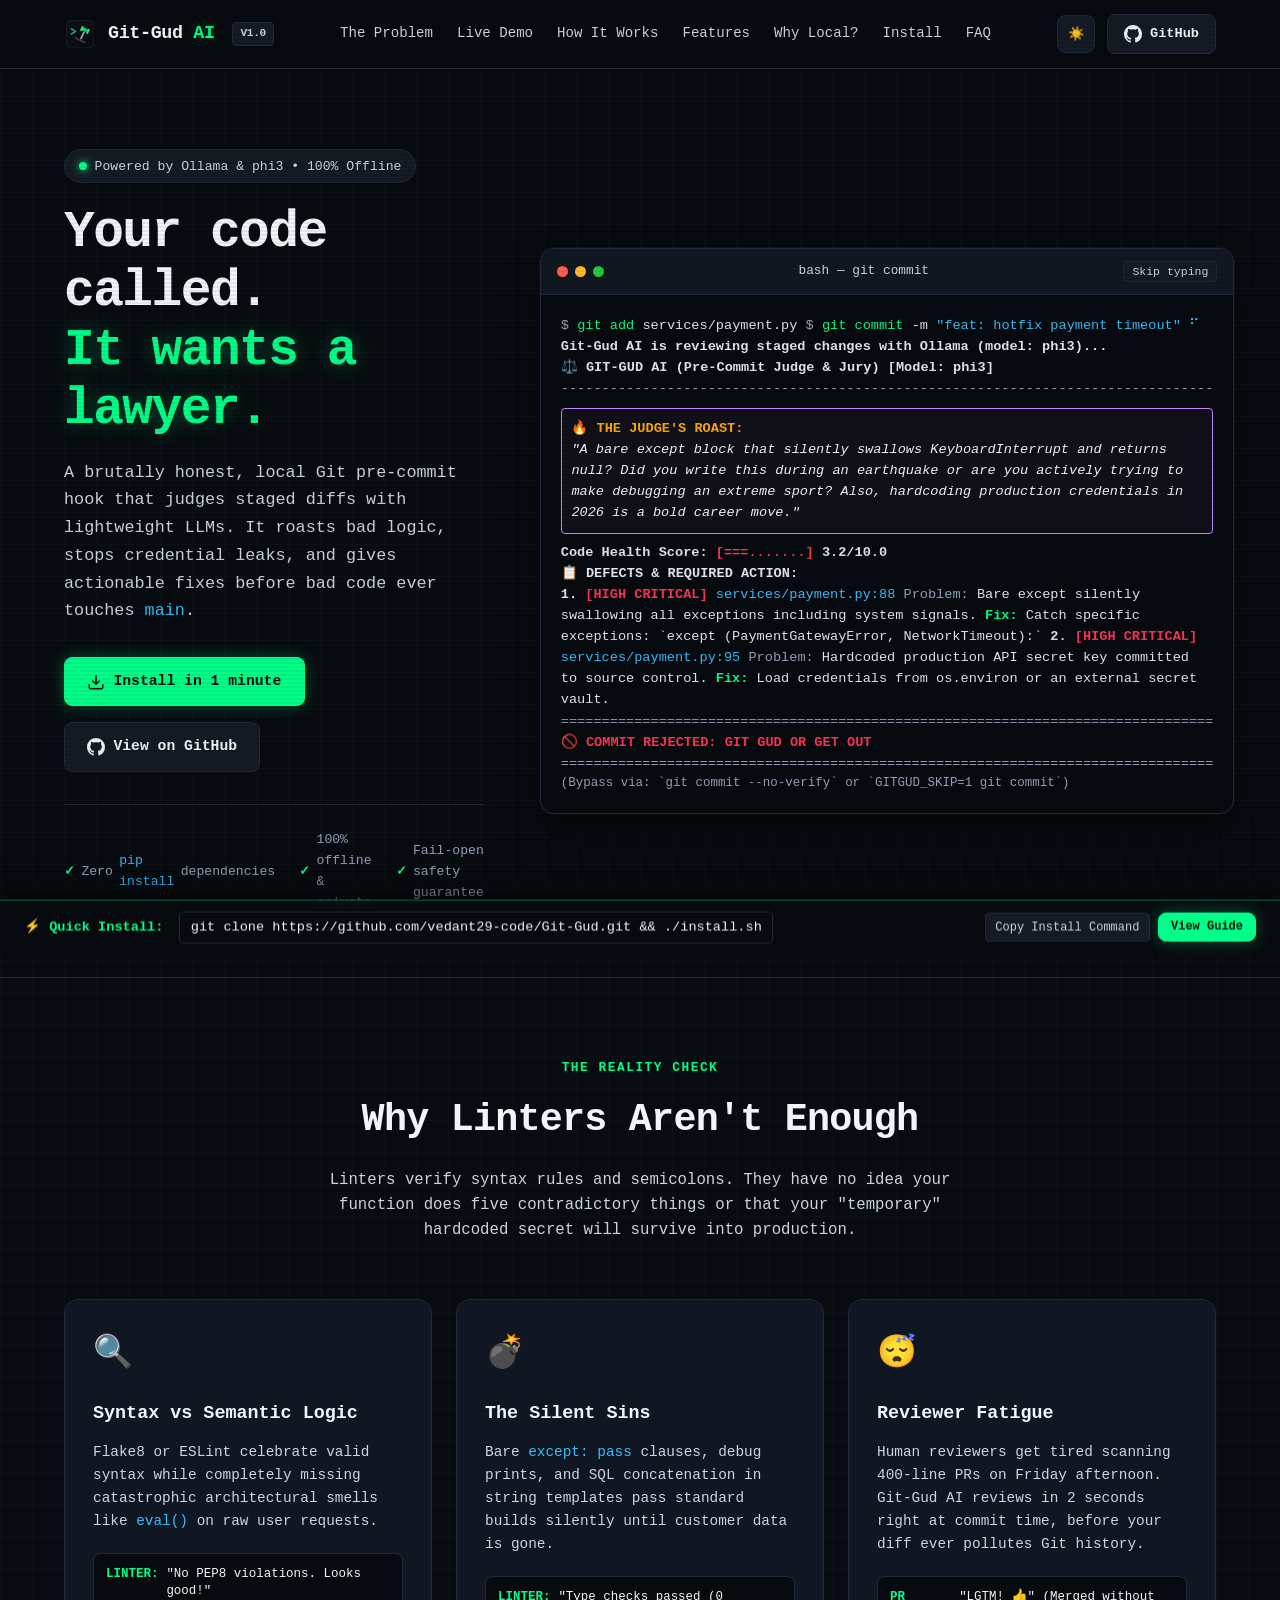
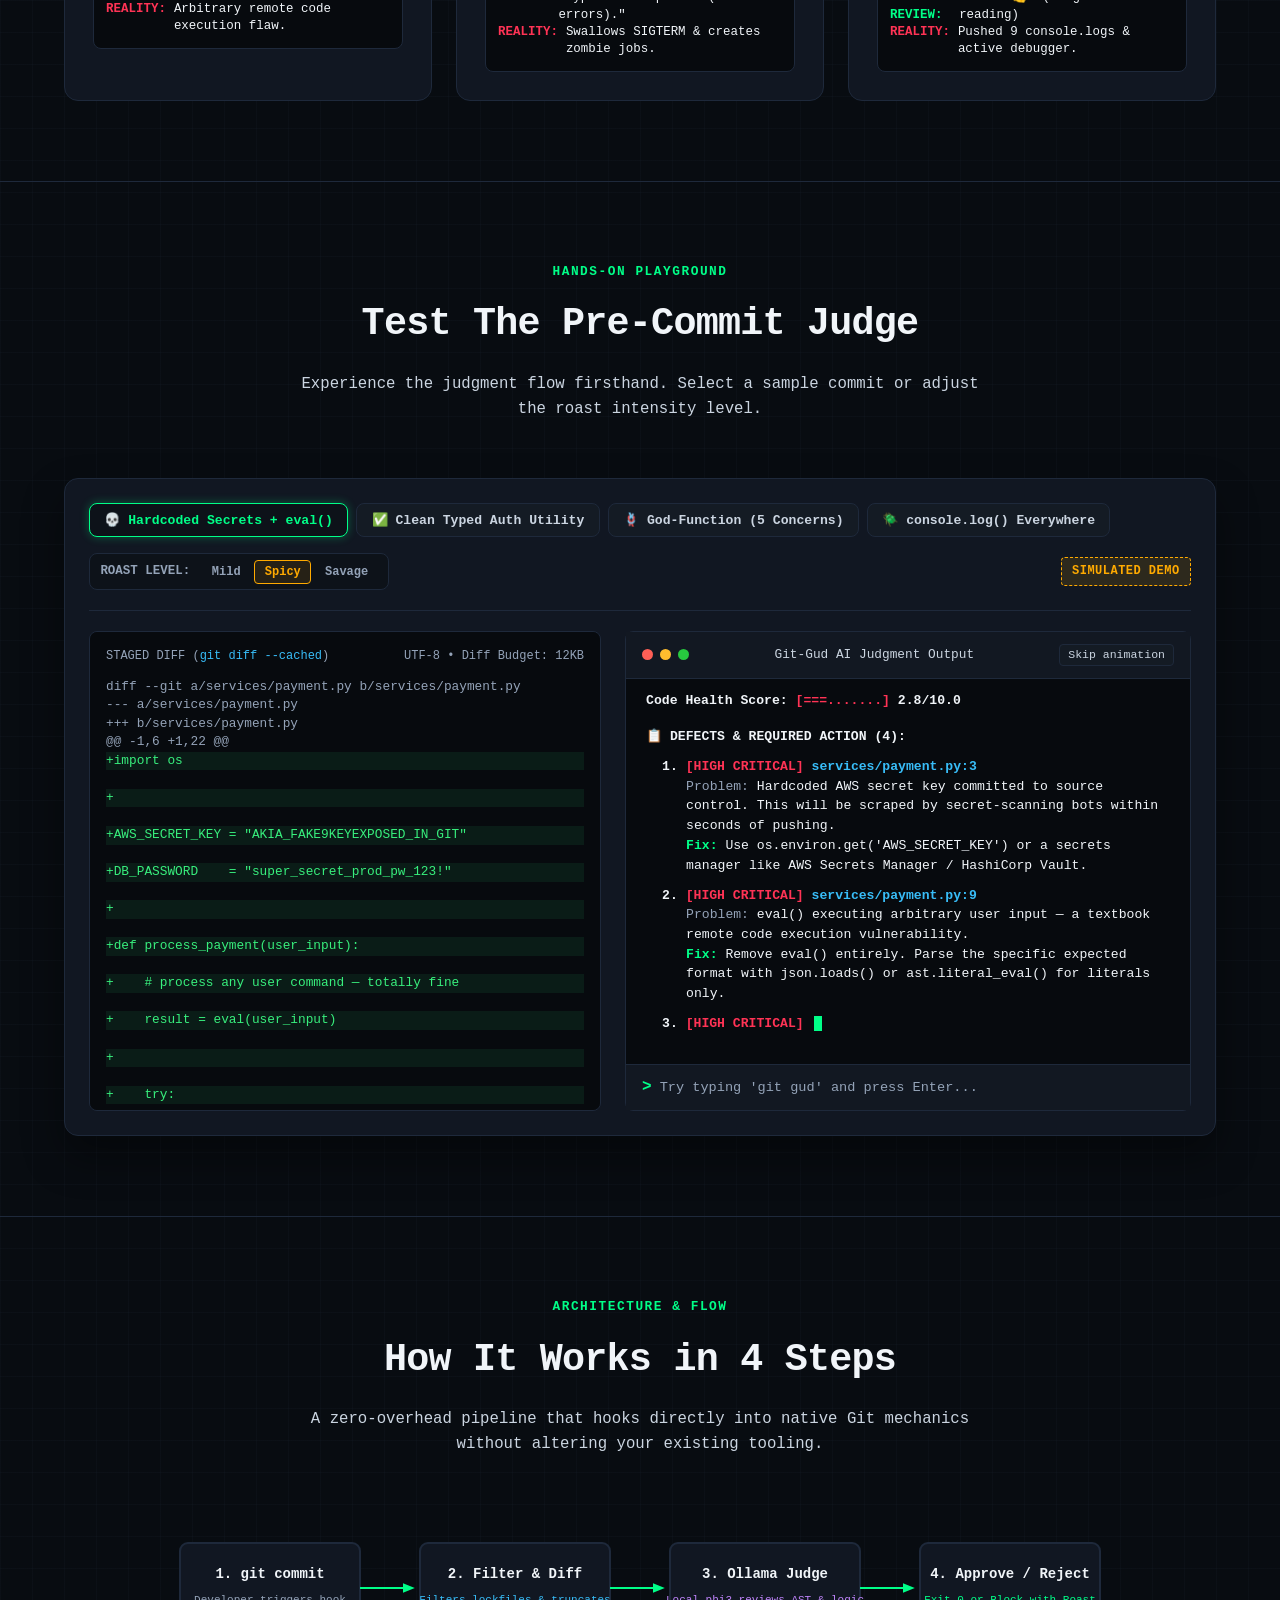
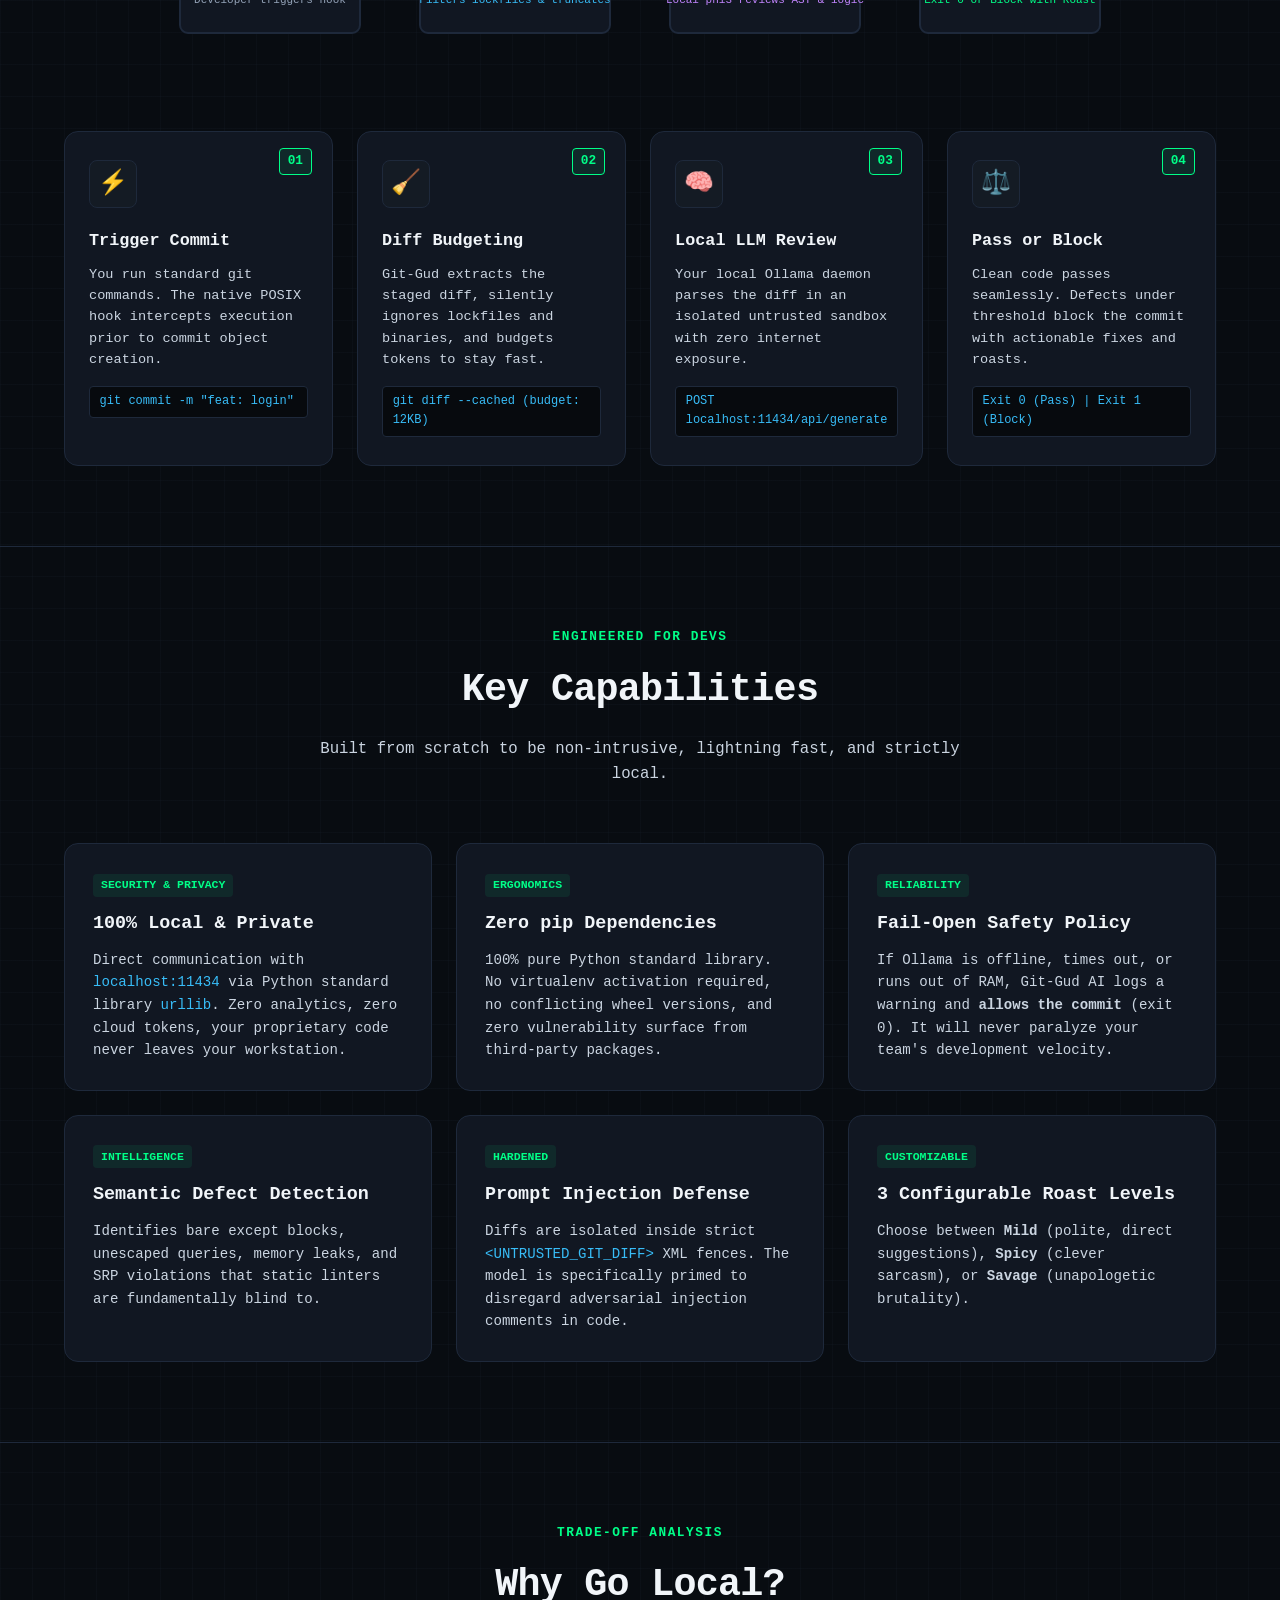
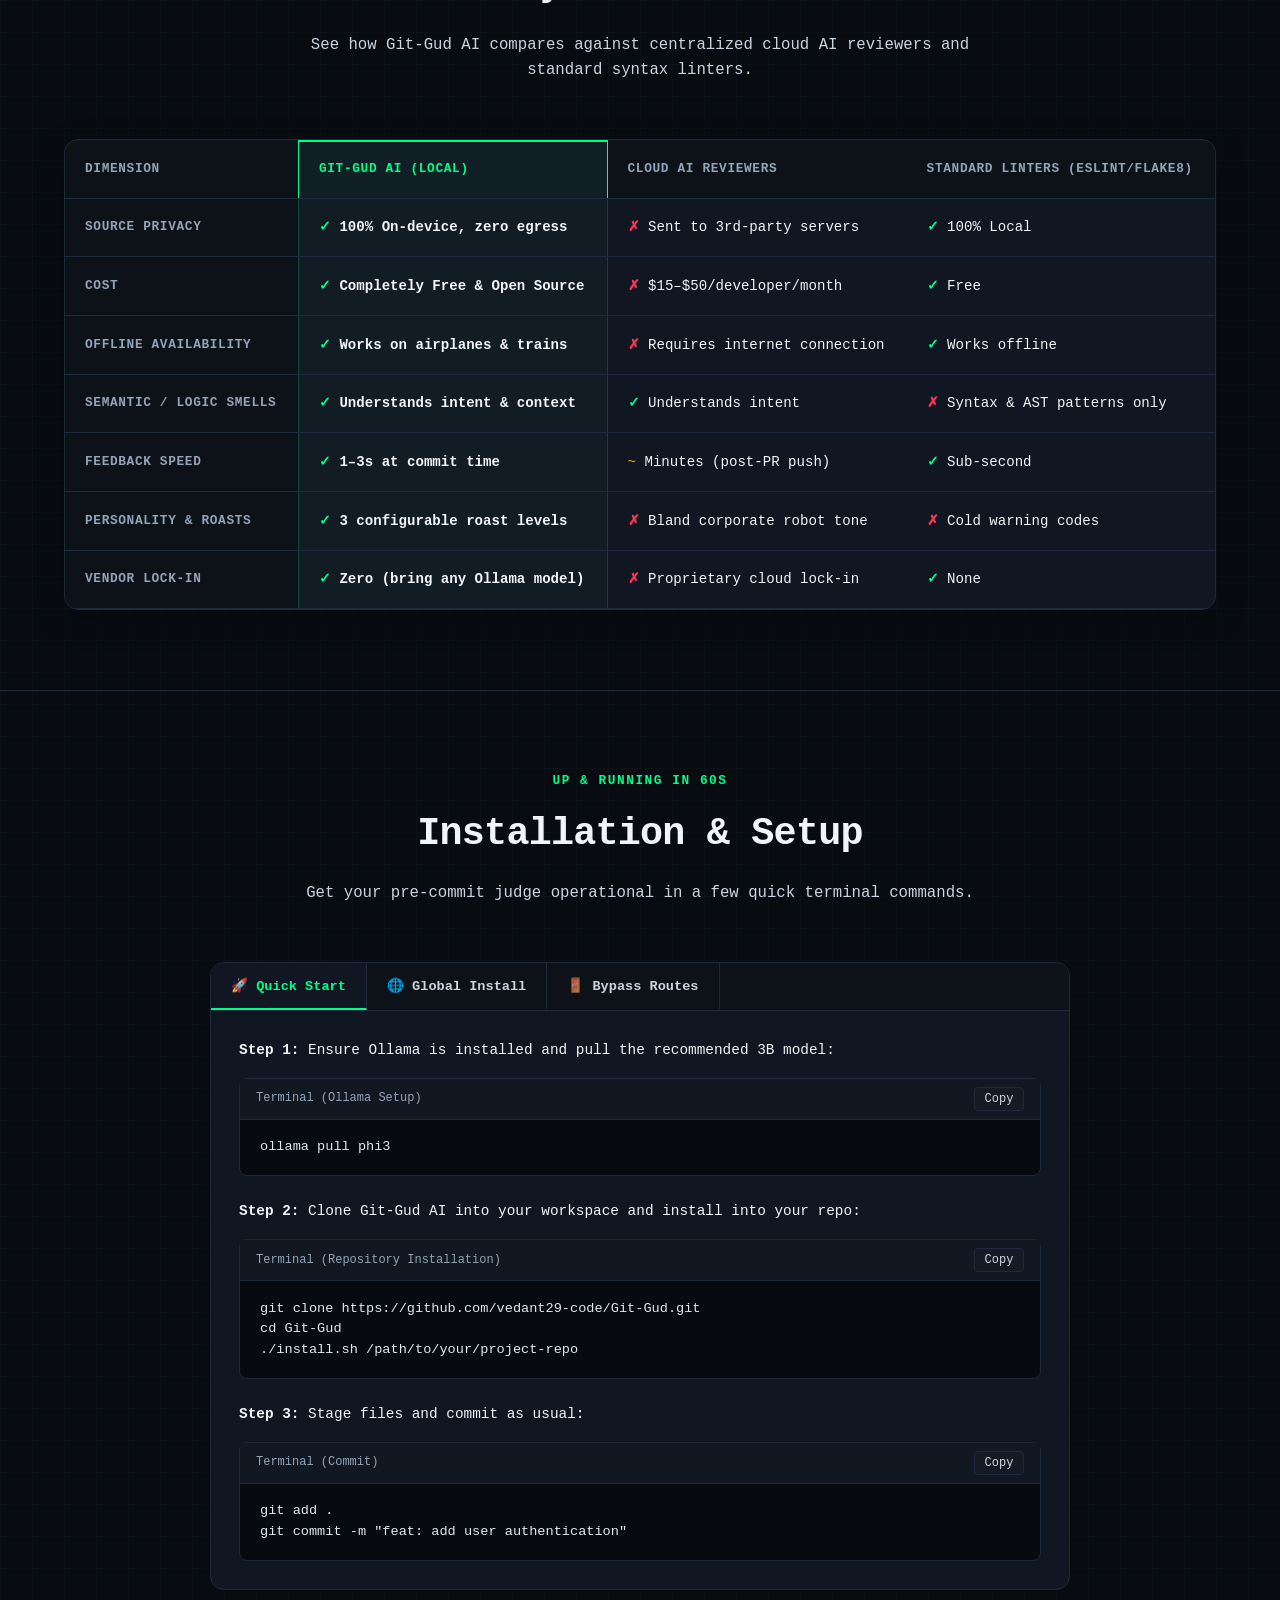
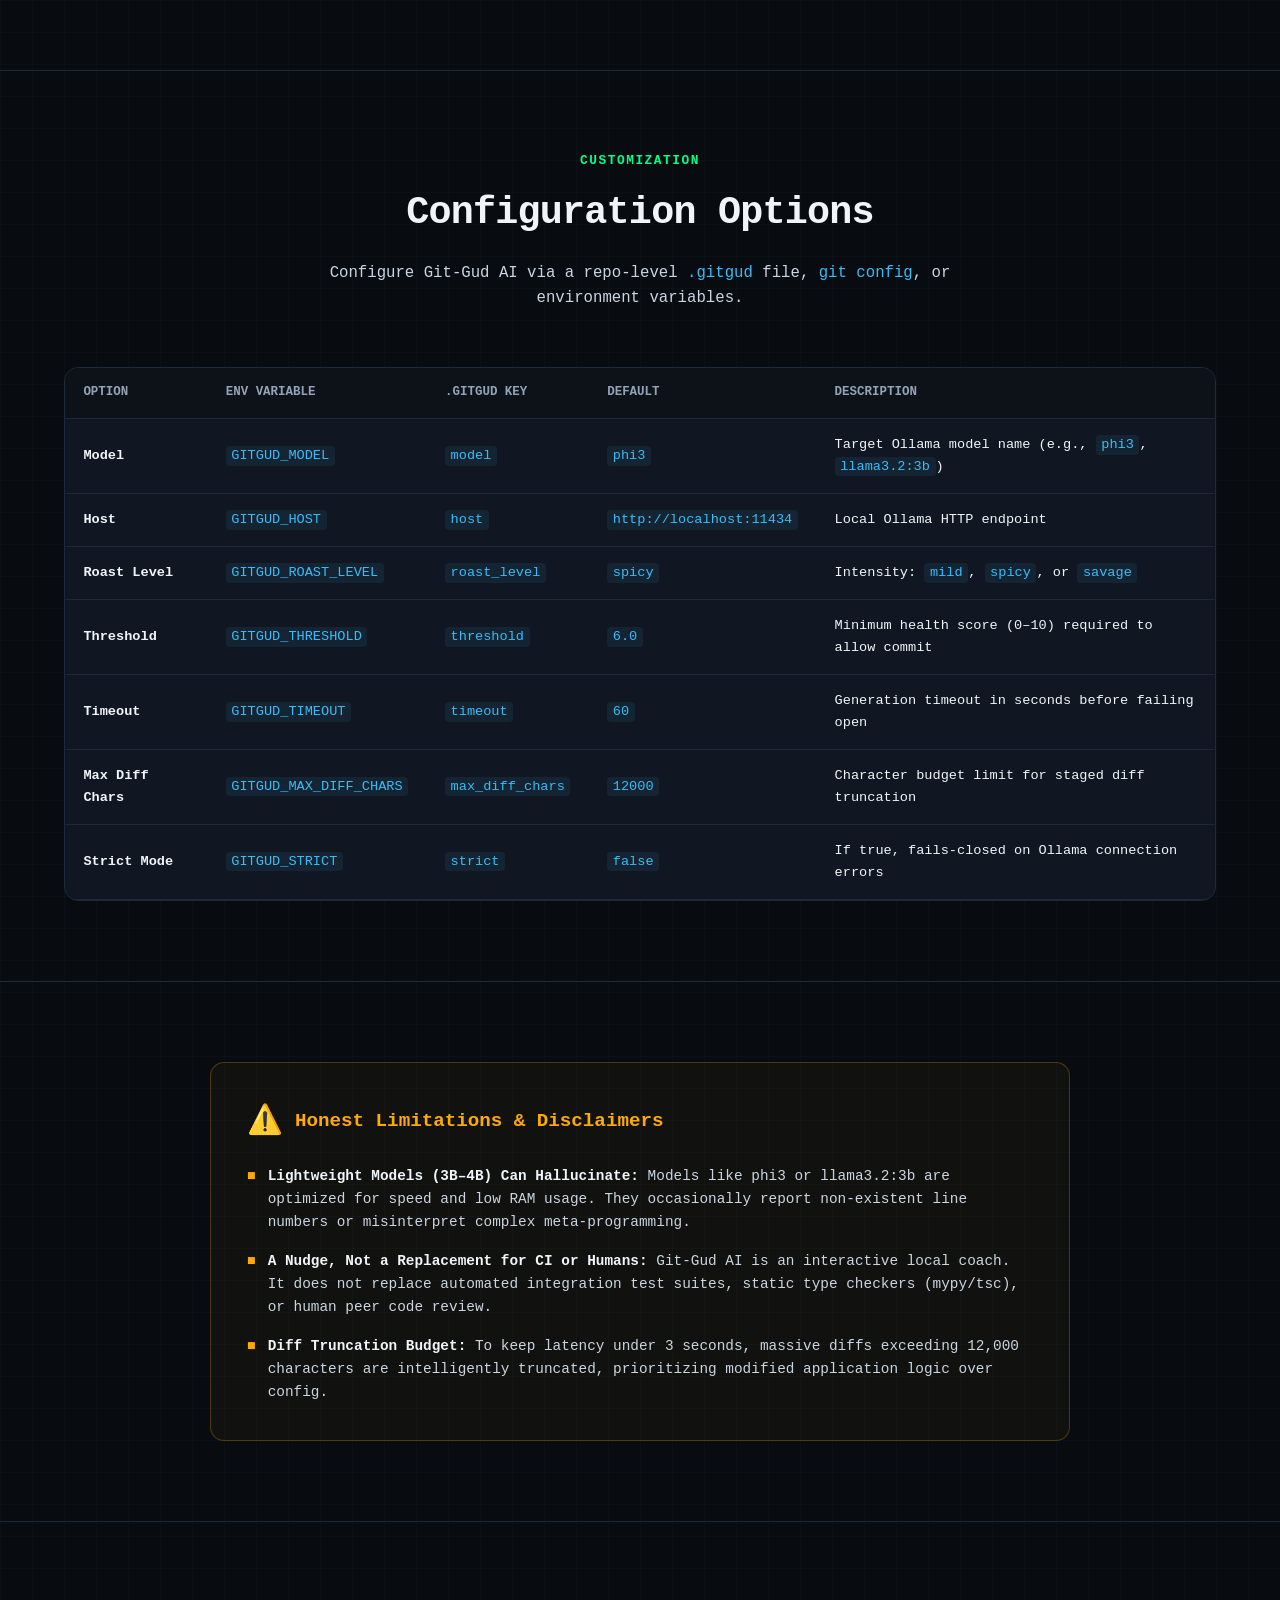
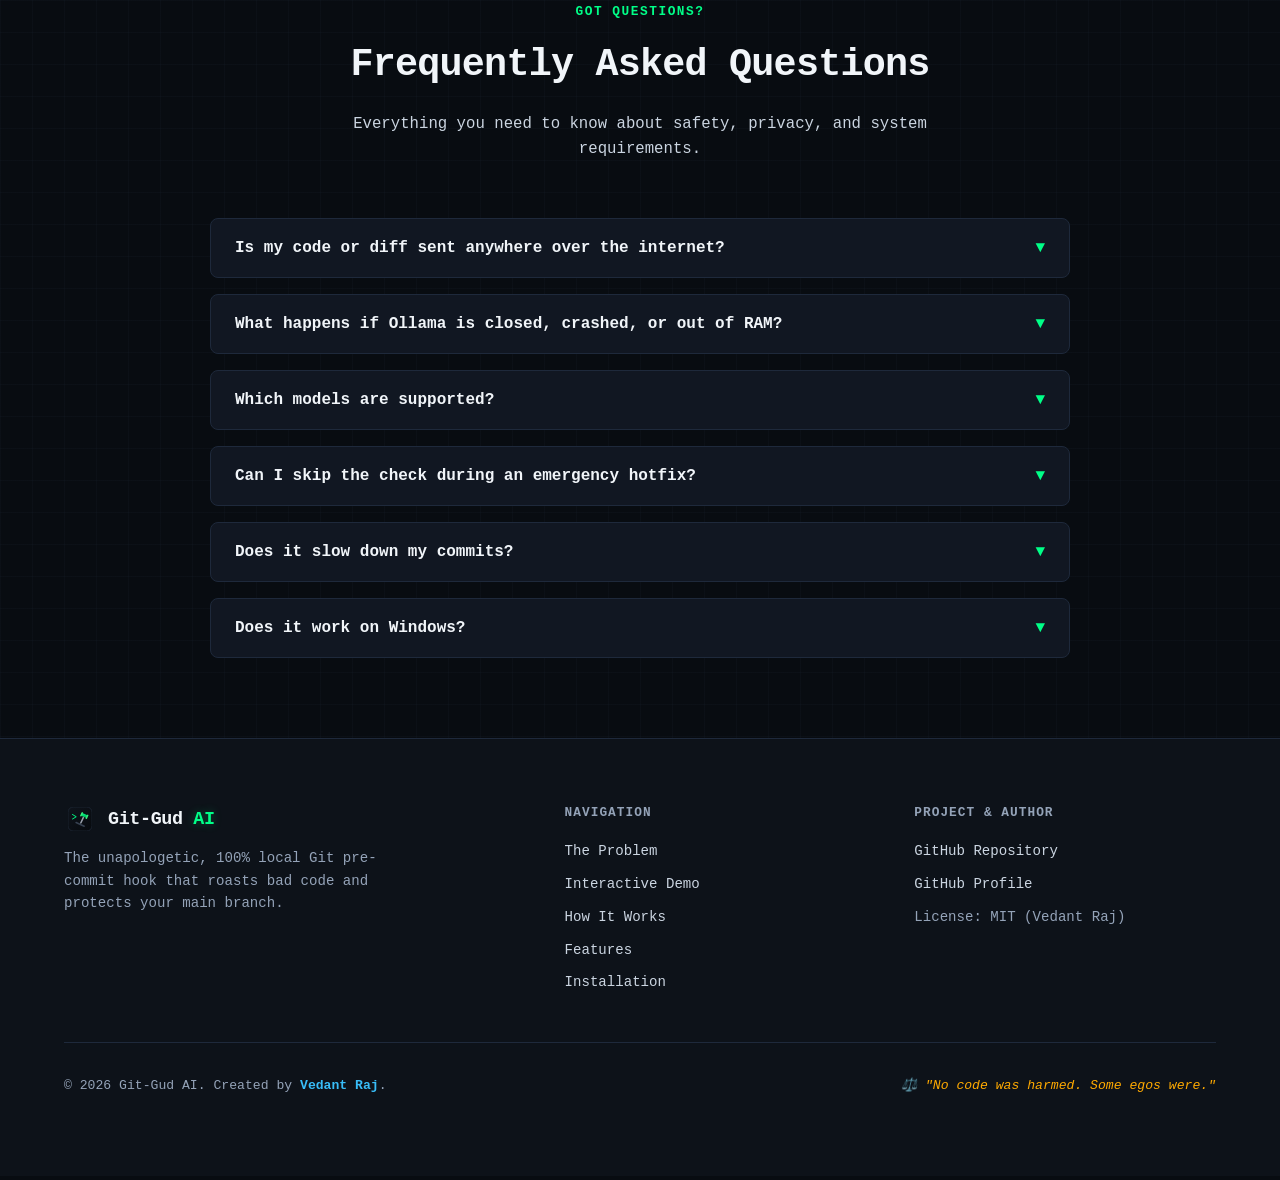
<file: index.html>
<!DOCTYPE html>
<html lang="en">
<head>
  <meta charset="UTF-8">
  <meta http-equiv="refresh" content="0; url=web/index.html">
  <title>Redirecting to Git-Gud AI Showcase...</title>
  <script>
    window.location.href = "web/index.html";
  </script>
</head>
<body style="background:#080c11; color:#00ff88; font-family:monospace; padding:2rem; text-align:center;">
  <p>Redirecting to Git-Gud AI Showcase...</p>
  <p><a href="web/index.html" style="color:#00ff88;">Click here if you are not redirected automatically.</a></p>
</body>
</html>
</file>
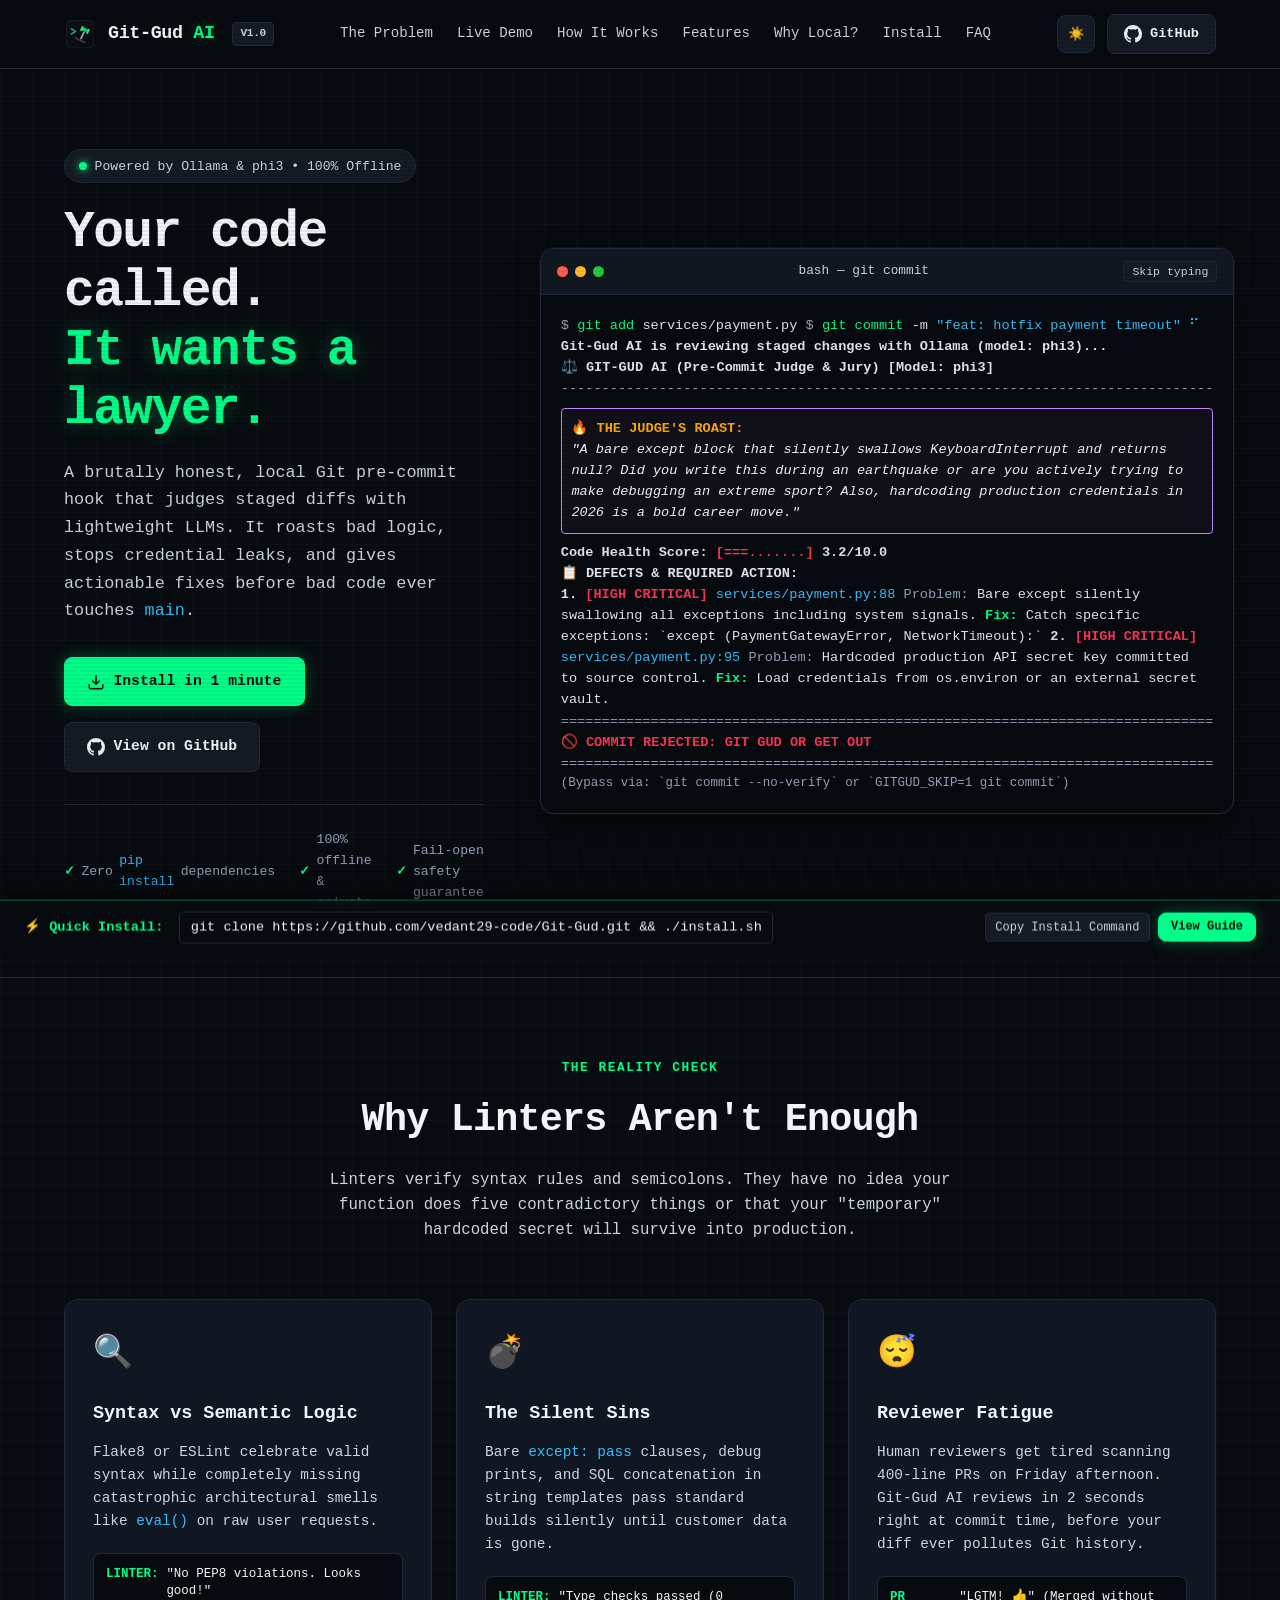
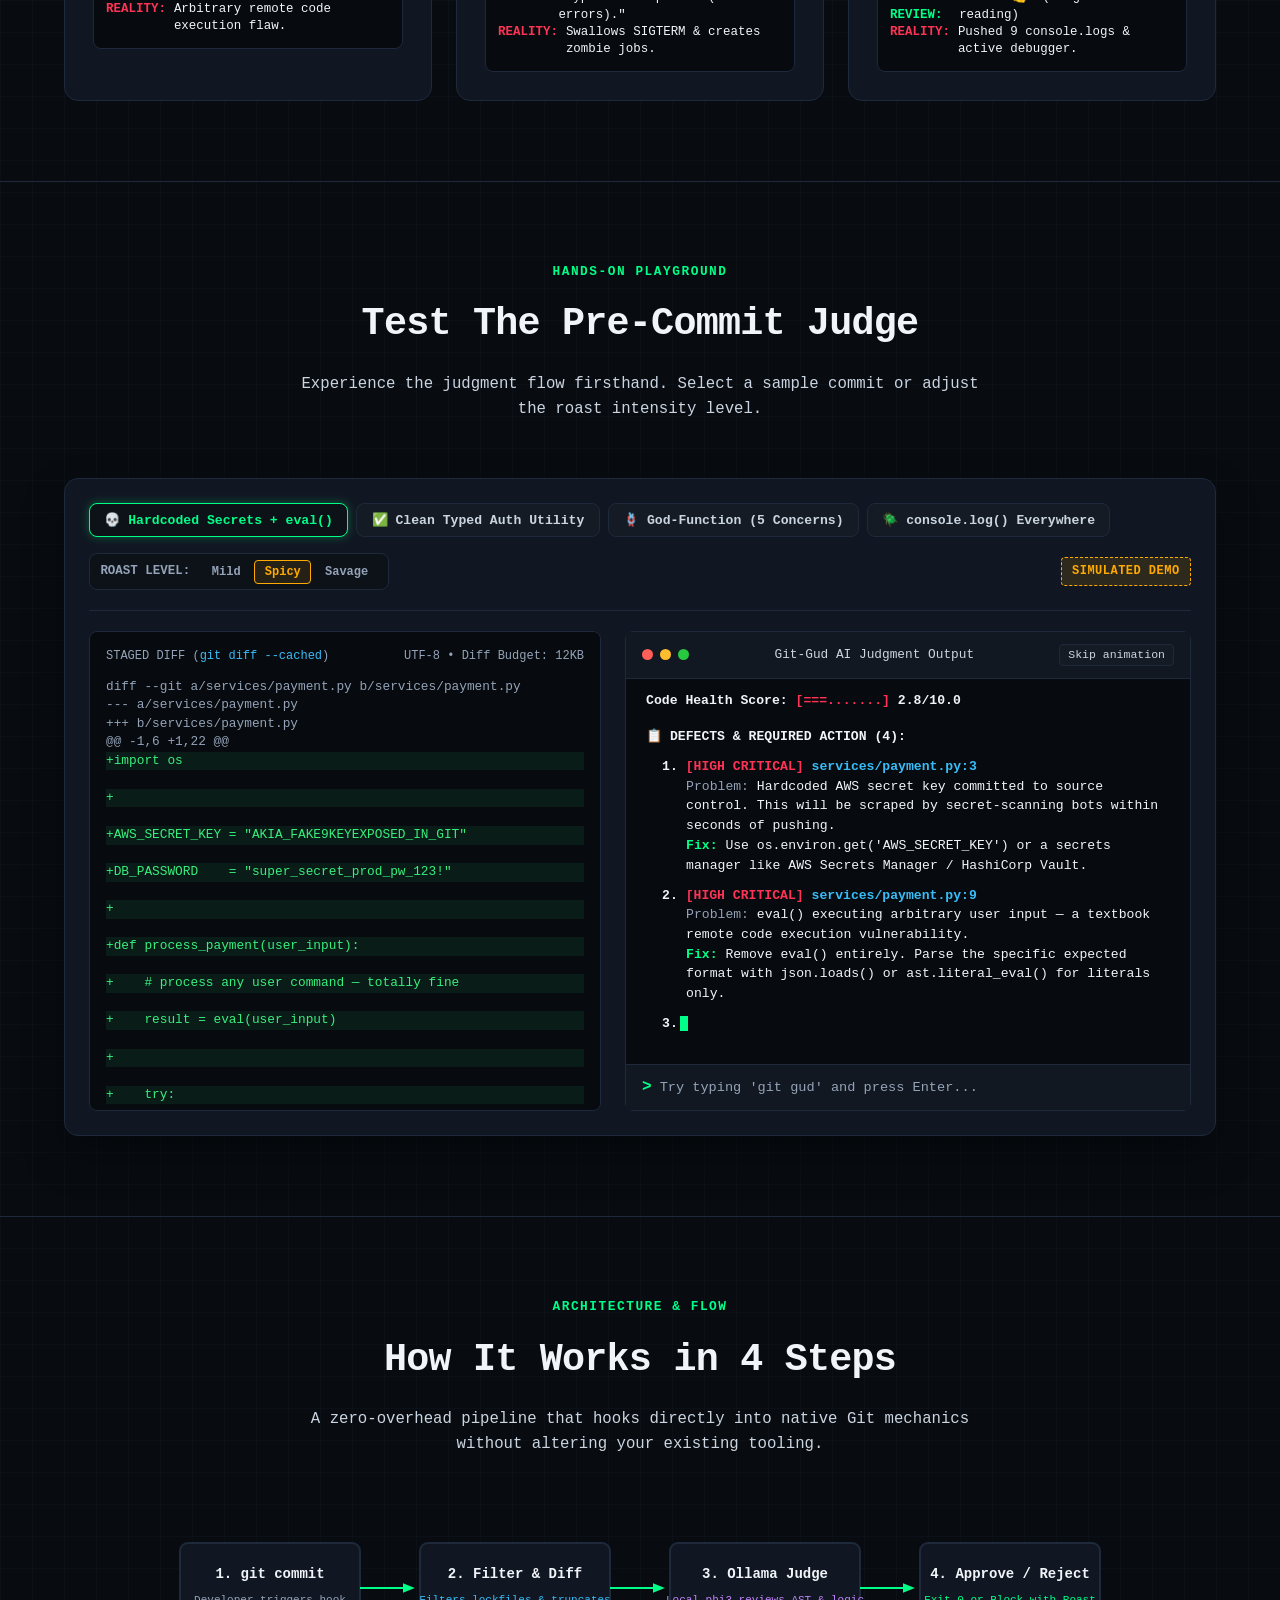
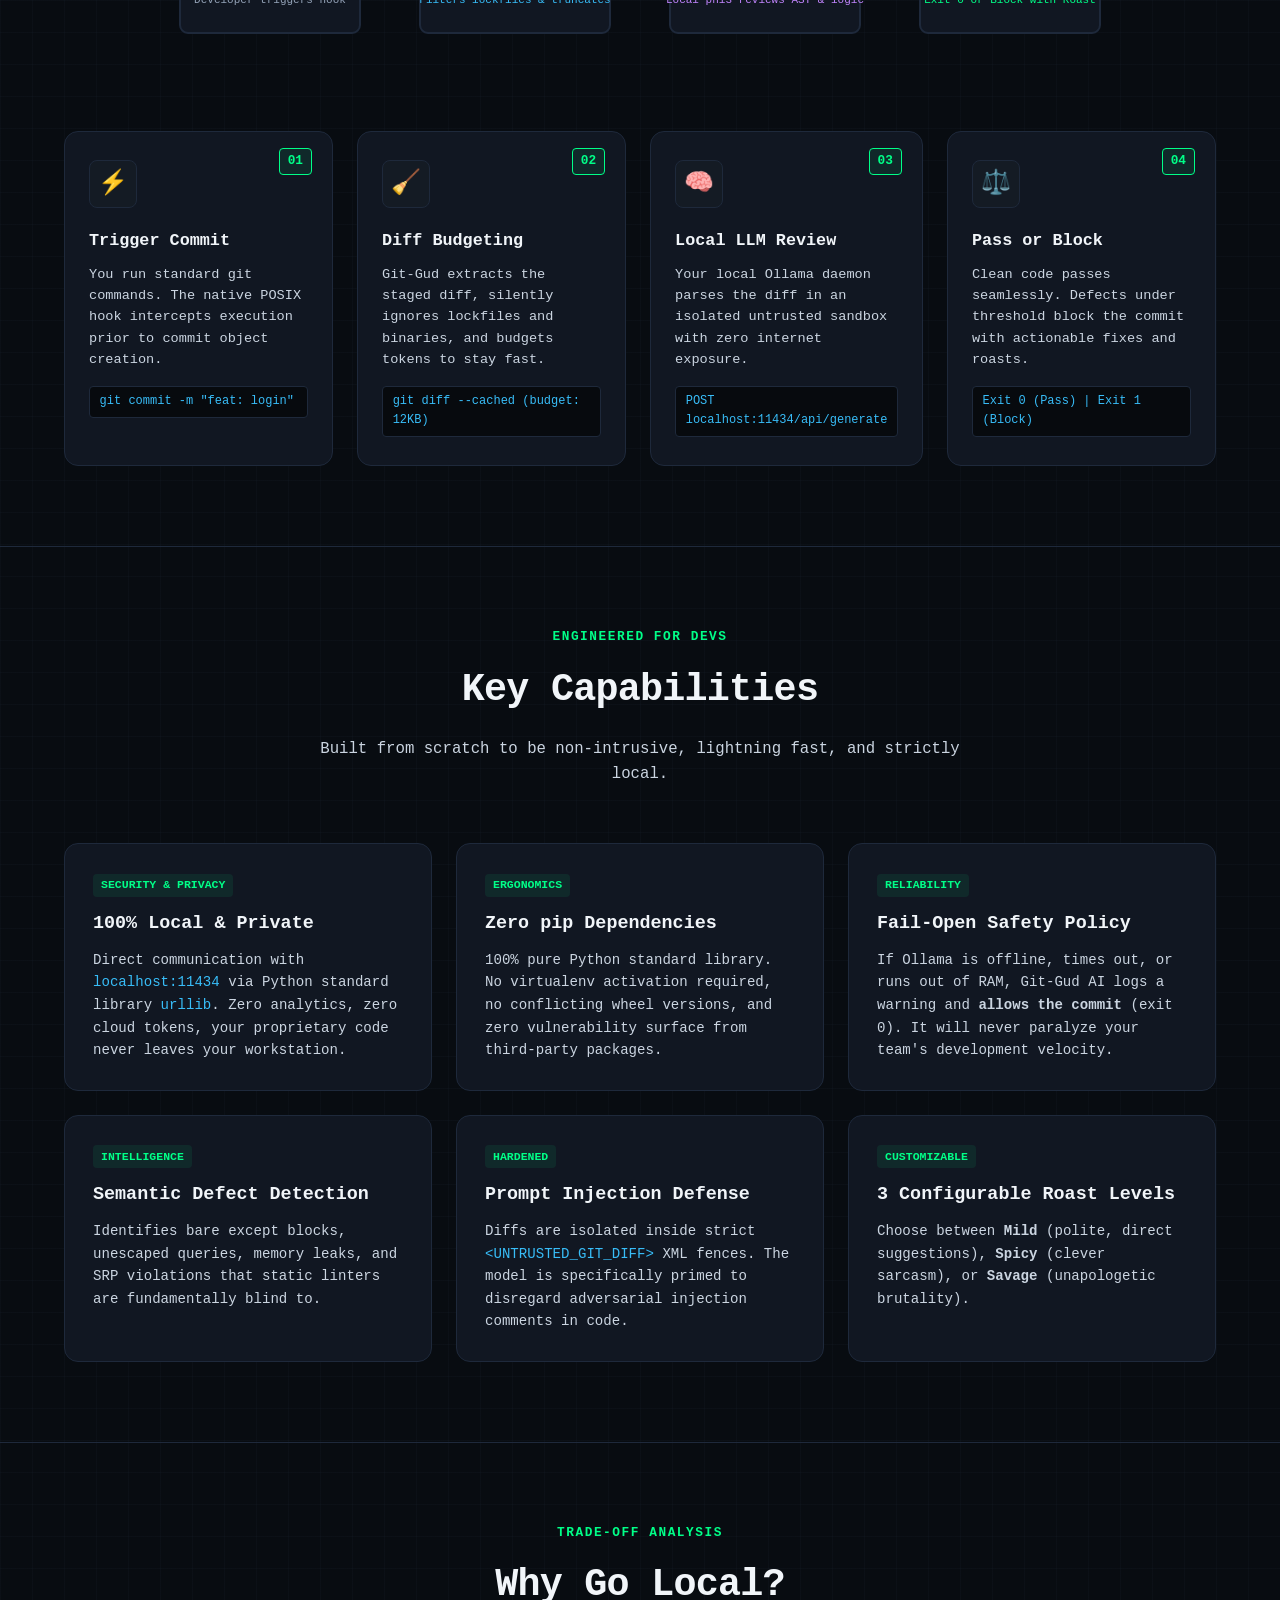
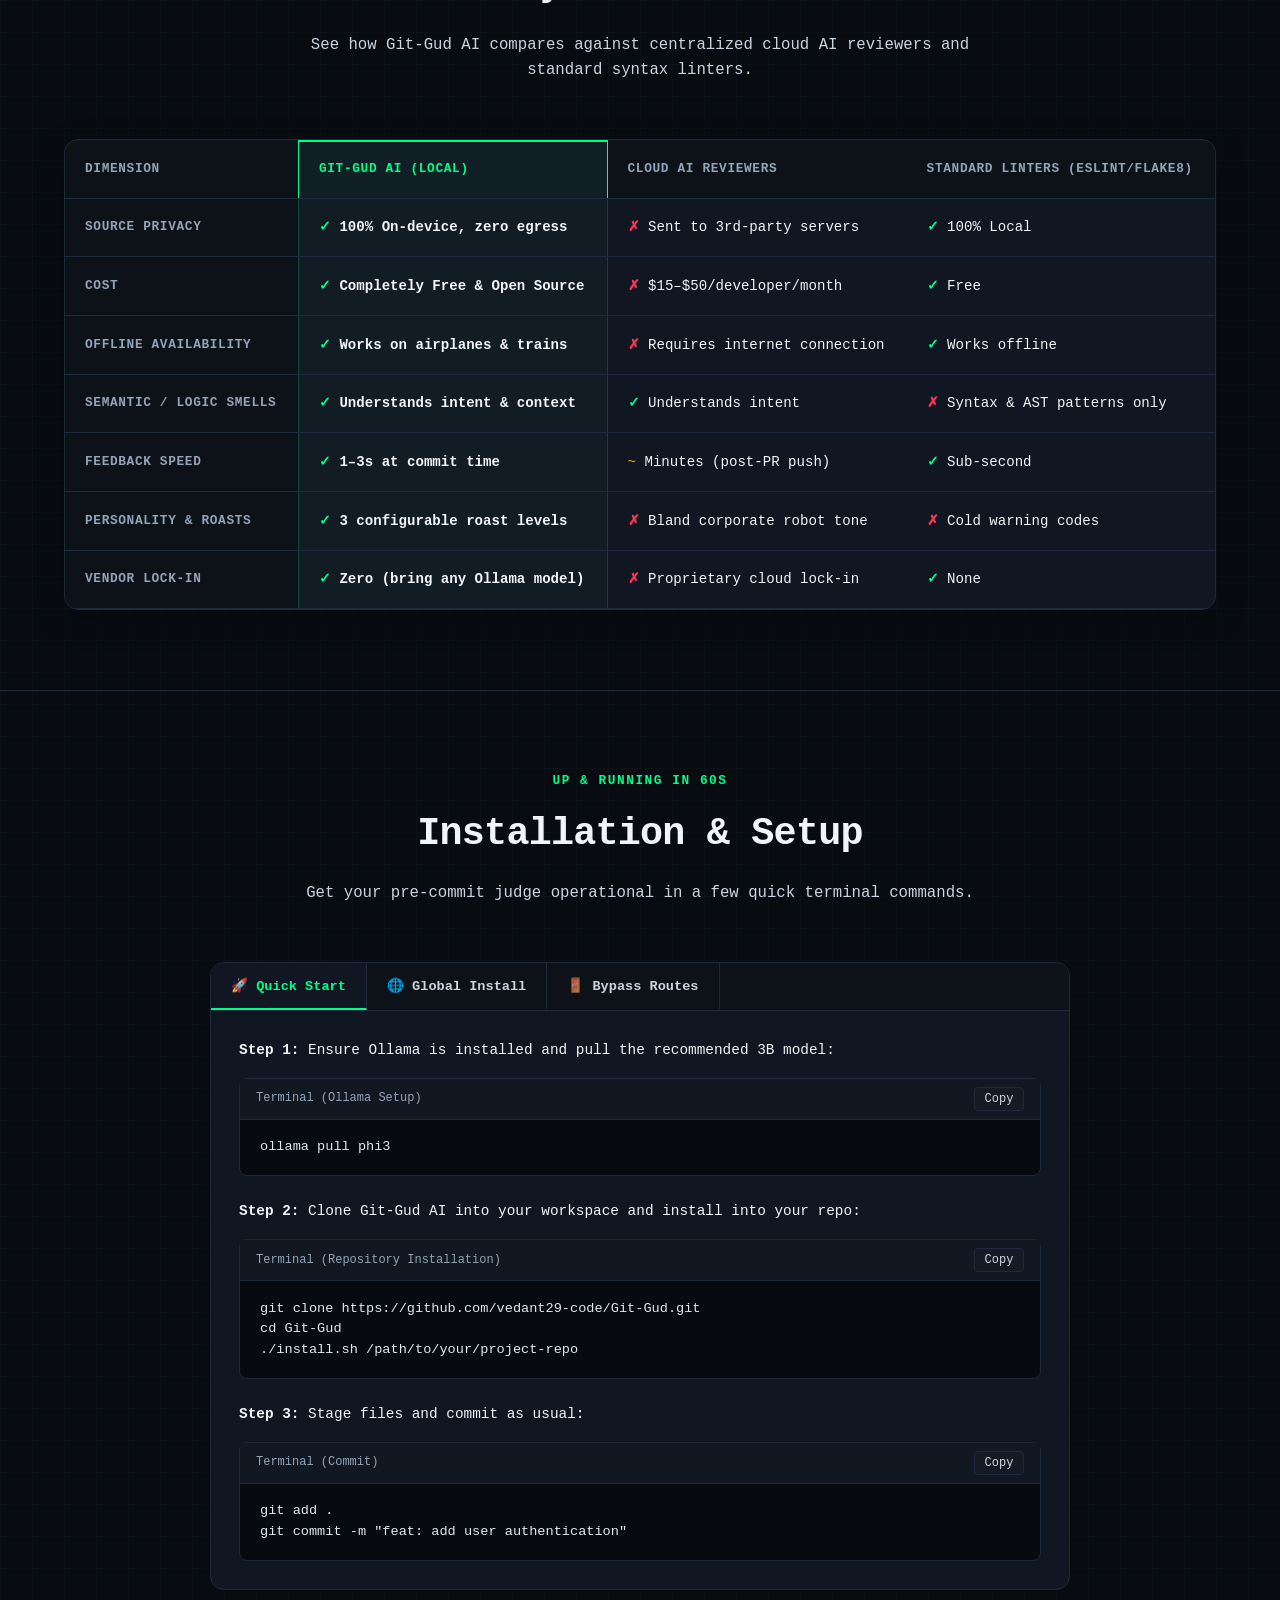
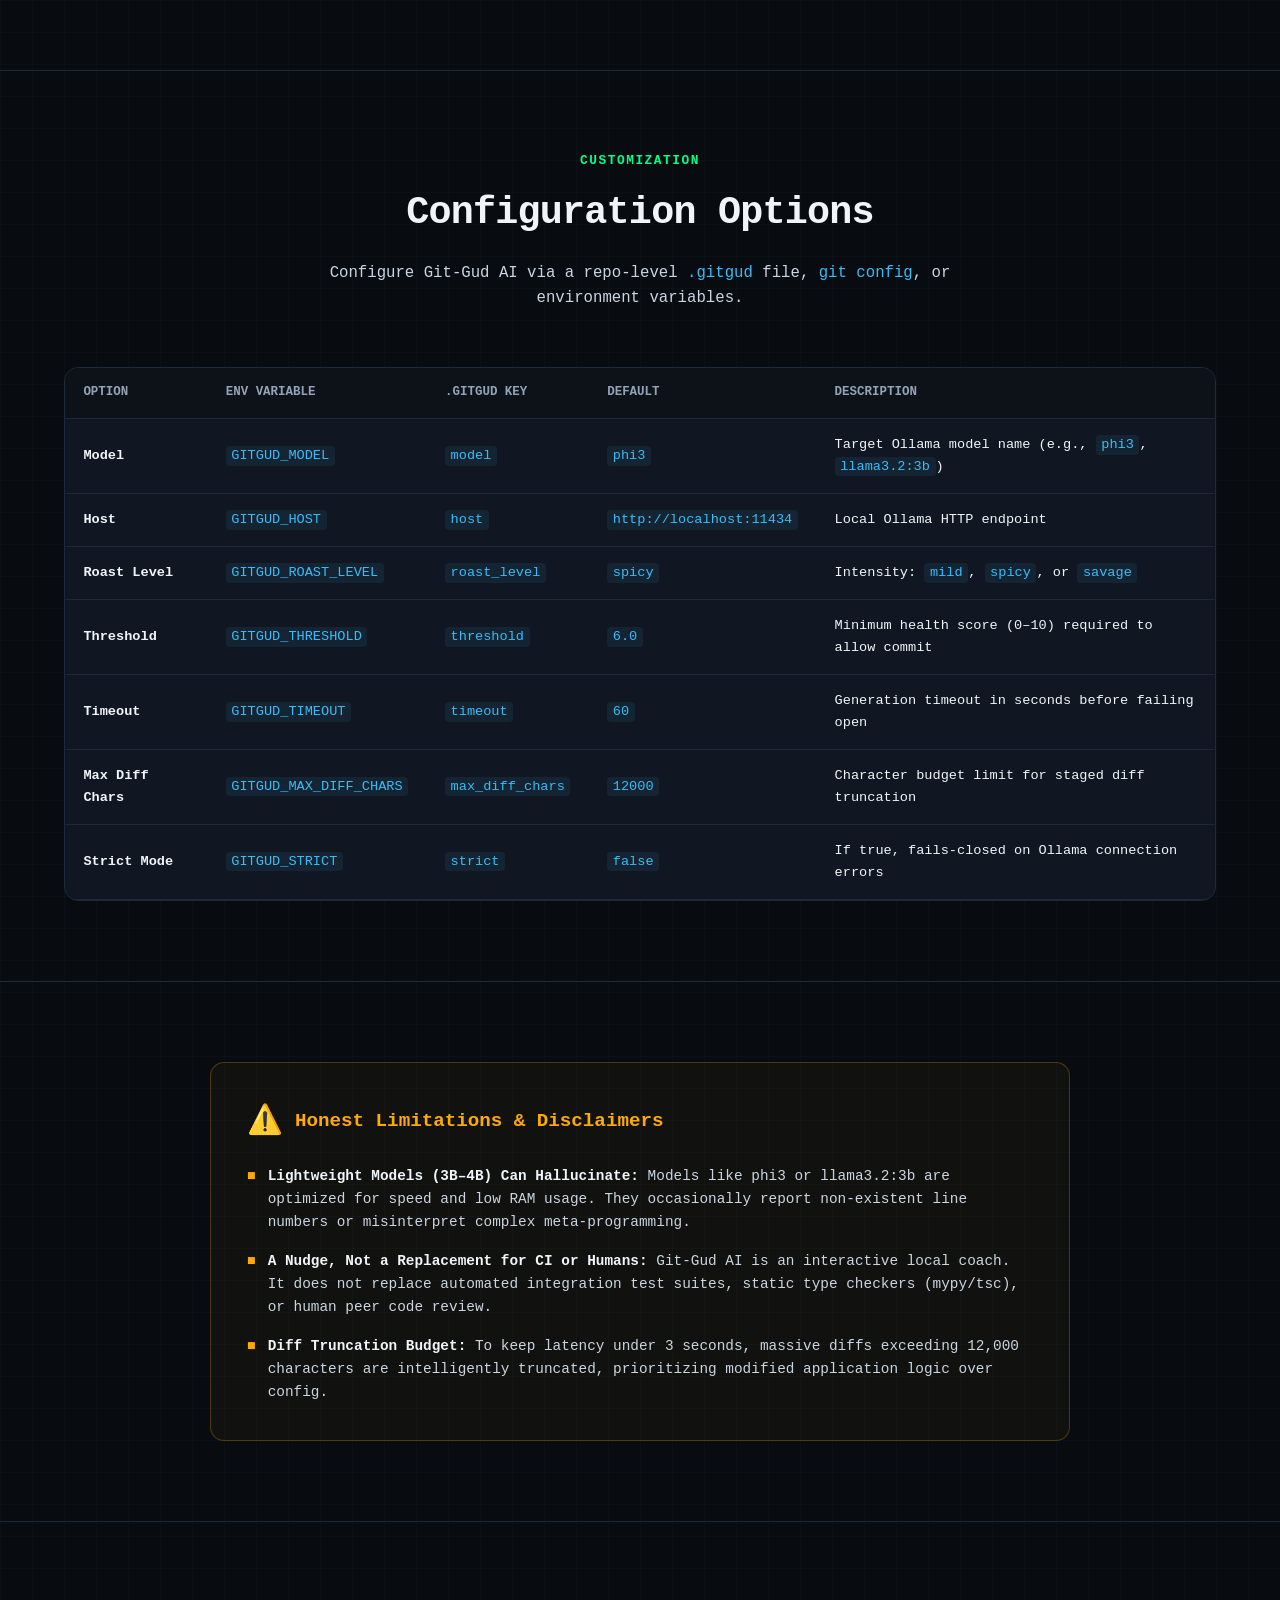
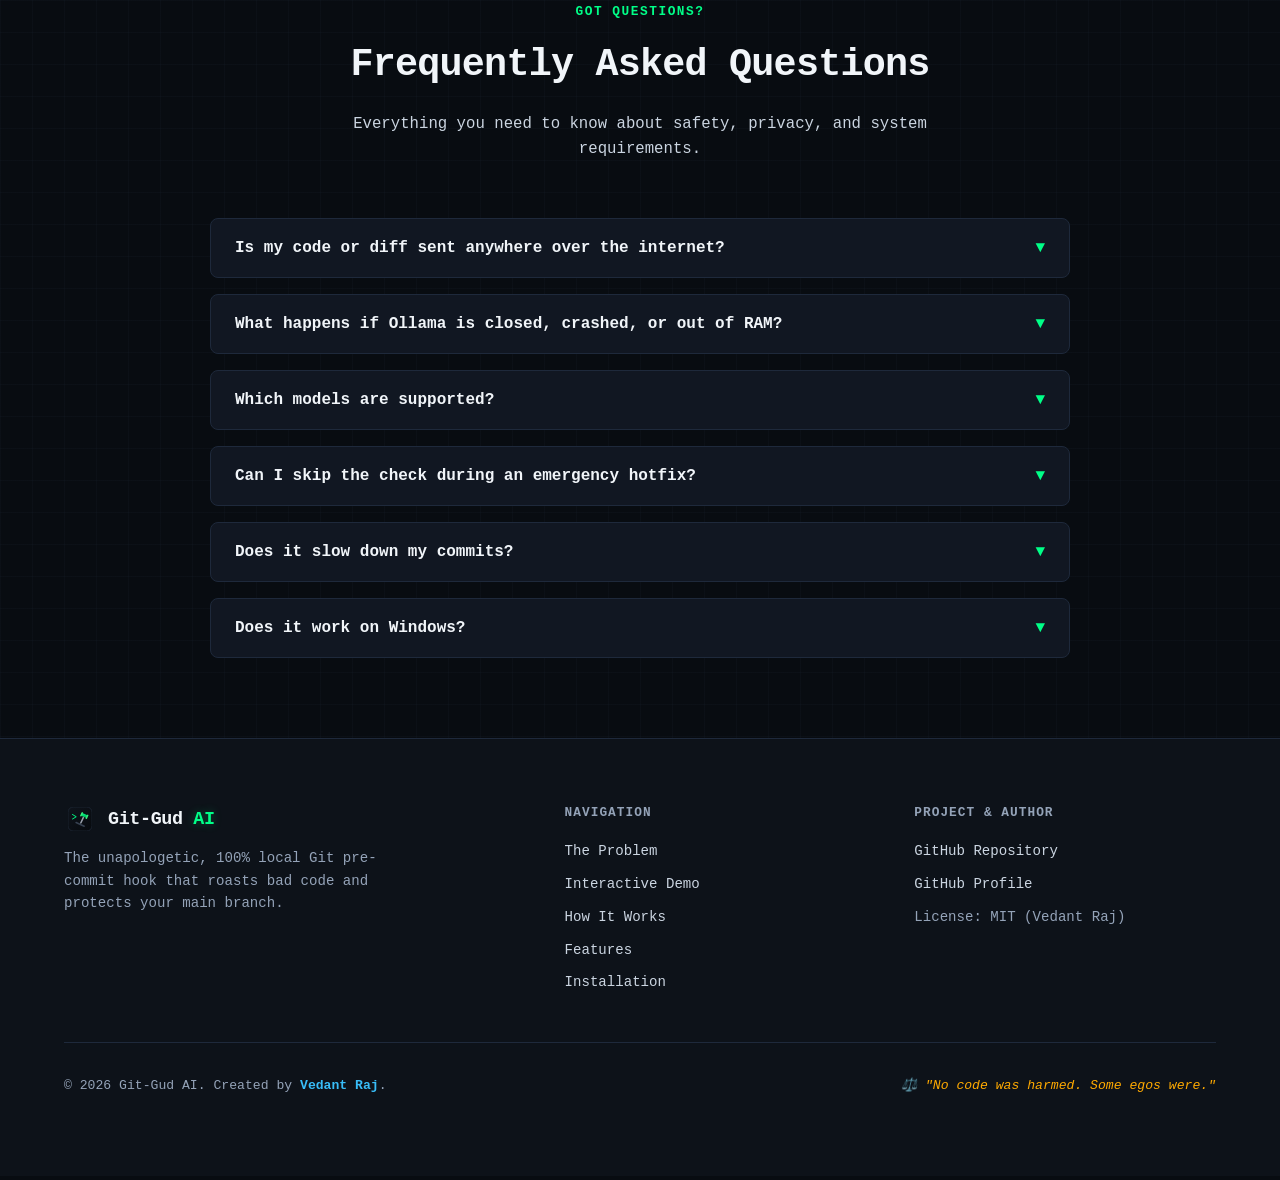
<file: web/index.html>
<!DOCTYPE html>
<html lang="en" data-theme="dark">
<head>
  <meta charset="UTF-8">
  <meta name="viewport" content="width=device-width, initial-scale=1.0">
  <title>Git-Gud AI — The Pre-Commit Judge &amp; Jury ⚖️🔥</title>
  <meta name="description" content="A 100% local, dependency-free Git pre-commit hook powered by lightweight LLMs via Ollama. It roasts bad code, catches bugs and smells before they reach main, and gives actionable technical fixes.">
  <meta name="keywords" content="git, pre-commit, code review, ollama, ai, local llm, developer tools, python, phi3, git-gud">
  <meta name="author" content="Vedant Raj">
  <meta name="robots" content="index, follow">

  <!-- Open Graph / Facebook -->
  <meta property="og:type" content="website">
  <meta property="og:url" content="https://github.com/vedant29-code/Git-Gud">
  <meta property="og:title" content="Git-Gud AI — The Pre-Commit Judge &amp; Jury ⚖️🔥">
  <meta property="og:description" content="Your code called. It wants a lawyer. A 100% local, dependency-free Git pre-commit hook powered by Ollama that roasts bad code and blocks dangerous commits.">
  <meta property="og:image" content="assets/og-image.svg">

  <!-- Twitter / X -->
  <meta name="twitter:card" content="summary_large_image">
  <meta name="twitter:url" content="https://github.com/vedant29-code/Git-Gud">
  <meta name="twitter:title" content="Git-Gud AI — The Pre-Commit Judge &amp; Jury ⚖️🔥">
  <meta name="twitter:description" content="Your code called. It wants a lawyer. A 100% local, dependency-free Git pre-commit hook powered by Ollama.">
  <meta name="twitter:image" content="assets/og-image.svg">

  <!-- Favicon -->
  <link rel="icon" type="image/svg+xml" href="assets/favicon.svg">
  <link rel="apple-touch-icon" href="assets/favicon.svg">

  <!-- Stylesheet -->
  <link rel="stylesheet" href="css/styles.css">
</head>
<body>

  <!-- Screen-reader Skip Link -->
  <a href="#main-content" class="btn btn-secondary" style="position: absolute; left: -9999px; top: 1rem; z-index: 9999; padding: 0.5rem 1rem;" onfocus="this.style.left='1rem'" onblur="this.style.left='-9999px'">
    Skip to main content
  </a>

  <!-- ========================================================================
       Header & Navigation
       ======================================================================== -->
  <header class="site-header" role="banner">
    <div class="container nav-container">
      <a href="#" class="brand" aria-label="Git-Gud AI v1.0">
        <span class="brand-icon" aria-hidden="true">
          <img src="assets/favicon.svg" alt="" width="28" height="28">
        </span>
        <span>Git-Gud <span class="brand-accent">AI</span></span>
        <span class="brand-badge">v1.0</span>
      </a>

      <nav role="navigation" aria-label="Primary Navigation">
        <ul class="nav-links" id="nav-links">
          <li><a href="#problem" class="nav-link">The Problem</a></li>
          <li><a href="#demo" class="nav-link">Live Demo</a></li>
          <li><a href="#how-it-works" class="nav-link">How It Works</a></li>
          <li><a href="#features" class="nav-link">Features</a></li>
          <li><a href="#why-local" class="nav-link">Why Local?</a></li>
          <li><a href="#install" class="nav-link">Install</a></li>
          <li><a href="#faq" class="nav-link">FAQ</a></li>
        </ul>
      </nav>

      <div class="nav-actions">
        <button id="theme-toggle-btn" class="theme-toggle-btn" aria-label="Toggle theme" title="Toggle dark/light theme (Ctrl+Alt+T)">
          ☀️
        </button>
        <button id="mobile-menu-btn" class="mobile-menu-btn" aria-label="Toggle mobile menu" aria-expanded="false">
          ☰
        </button>
        <a href="https://github.com/vedant29-code/Git-Gud" target="_blank" rel="noopener noreferrer" class="btn-github" aria-label="View source code on GitHub">
          <svg width="18" height="18" viewBox="0 0 16 16" fill="currentColor" aria-hidden="true">
            <path d="M8 0C3.58 0 0 3.58 0 8c0 3.54 2.29 6.53 5.47 7.59.4.07.55-.17.55-.38 0-.19-.01-.82-.01-1.49-2.01.37-2.53-.49-2.69-.94-.09-.23-.48-.94-.82-1.13-.28-.15-.68-.52-.01-.53.63-.01 1.08.58 1.23.82.72 1.21 1.87.87 2.33.66.07-.52.28-.87.51-1.07-1.78-.2-3.64-.89-3.64-3.95 0-.87.31-1.59.82-2.15-.08-.2-.36-1.02.08-2.12 0 0 .67-.21 2.2.82.64-.18 1.32-.27 2-.27.68 0 1.36.09 2 .27 1.53-1.04 2.2-.82 2.2-.82.44 1.1.16 1.92.08 2.12.51.56.82 1.27.82 2.15 0 3.07-1.87 3.75-3.65 3.95.29.25.54.73.54 1.48 0 1.07-.01 1.93-.01 2.2 0 .21.15.46.55.38A8.013 8.013 0 0016 8c0-4.42-3.58-8-8-8z"/>
          </svg>
          <span>GitHub</span>
        </a>
      </div>
    </div>
  </header>

  <!-- ========================================================================
       Main Content
       ======================================================================== -->
  <main id="main-content">

    <!-- 1. Hero Section -->
    <section class="hero-section" id="hero" aria-labelledby="hero-title">
      <div class="container hero-grid">
        <div class="hero-text-col">
          <div class="hero-badge-container">
            <span class="hero-pre-badge">
              <span class="pulse-dot" aria-hidden="true"></span>
              Powered by Ollama &amp; phi3 &bull; 100% Offline
            </span>
          </div>

          <h1 class="hero-title" id="hero-title">
            Your code called.<br>
            <span class="hero-tagline">It wants a lawyer.</span>
          </h1>

          <p class="hero-desc">
            A brutally honest, local Git pre-commit hook that judges staged diffs with lightweight LLMs. It roasts bad logic, stops credential leaks, and gives actionable fixes before bad code ever touches <code class="t-cyan">main</code>.
          </p>

          <div class="hero-actions">
            <a href="#install" class="btn btn-primary" id="hero-install-cta">
              <svg width="18" height="18" viewBox="0 0 24 24" fill="none" stroke="currentColor" stroke-width="2" aria-hidden="true">
                <path d="M21 15v4a2 2 0 0 1-2 2H5a2 2 0 0 1-2-2v-4"></path>
                <polyline points="7 10 12 15 17 10"></polyline>
                <line x1="12" y1="15" x2="12" y2="3"></line>
              </svg>
              <span>Install in 1 minute</span>
            </a>
            <a href="https://github.com/vedant29-code/Git-Gud" target="_blank" rel="noopener noreferrer" class="btn btn-secondary">
              <svg width="18" height="18" viewBox="0 0 16 16" fill="currentColor" aria-hidden="true">
                <path d="M8 0C3.58 0 0 3.58 0 8c0 3.54 2.29 6.53 5.47 7.59.4.07.55-.17.55-.38 0-.19-.01-.82-.01-1.49-2.01.37-2.53-.49-2.69-.94-.09-.23-.48-.94-.82-1.13-.28-.15-.68-.52-.01-.53.63-.01 1.08.58 1.23.82.72 1.21 1.87.87 2.33.66.07-.52.28-.87.51-1.07-1.78-.2-3.64-.89-3.64-3.95 0-.87.31-1.59.82-2.15-.08-.2-.36-1.02.08-2.12 0 0 .67-.21 2.2.82.64-.18 1.32-.27 2-.27.68 0 1.36.09 2 .27 1.53-1.04 2.2-.82 2.2-.82.44 1.1.16 1.92.08 2.12.51.56.82 1.27.82 2.15 0 3.07-1.87 3.75-3.65 3.95.29.25.54.73.54 1.48 0 1.07-.01 1.93-.01 2.2 0 .21.15.46.55.38A8.013 8.013 0 0016 8c0-4.42-3.58-8-8-8z"/>
              </svg>
              <span>View on GitHub</span>
            </a>
          </div>

          <ul class="hero-meta-list">
            <li class="hero-meta-item">
              <span class="status-check" aria-hidden="true">✓</span> Zero <code class="t-cyan">pip install</code> dependencies
            </li>
            <li class="hero-meta-item">
              <span class="status-check" aria-hidden="true">✓</span> 100% offline &amp; private
            </li>
            <li class="hero-meta-item">
              <span class="status-check" aria-hidden="true">✓</span> Fail-open safety guarantee
            </li>
          </ul>
        </div>

        <!-- Terminal simulation card in Hero -->
        <div class="hero-terminal-col">
          <div class="terminal-window" aria-label="Terminal demonstrating commit rejection">
            <div class="terminal-header">
              <div class="terminal-controls">
                <span class="term-btn term-btn-close"></span>
                <span class="term-btn term-btn-min"></span>
                <span class="term-btn term-btn-max"></span>
              </div>
              <div class="terminal-title">
                <span>bash &mdash; git commit</span>
              </div>
              <div class="terminal-actions-bar">
                <button id="hero-skip-btn" class="demo-skip-btn" aria-label="Skip typing">Skip typing</button>
              </div>
            </div>
            <div class="terminal-body" id="hero-terminal-body" role="region" aria-live="polite">
              <!-- Initial script rendered via app.js -->
            </div>
          </div>
        </div>
      </div>
    </section>

    <!-- 2. The Problem: Why Linters Aren't Enough -->
    <section class="section" id="problem" aria-labelledby="problem-title">
      <div class="container">
        <div class="section-header">
          <span class="section-kicker">The Reality Check</span>
          <h2 class="section-title" id="problem-title">Why Linters Aren't Enough</h2>
          <p class="section-subtitle">
            Linters verify syntax rules and semicolons. They have no idea your function does five contradictory things or that your "temporary" hardcoded secret will survive into production.
          </p>
        </div>

        <div class="problem-grid">
          <!-- Card 1 -->
          <article class="card">
            <div class="card-icon" aria-hidden="true">🔍</div>
            <h3 class="card-title">Syntax vs Semantic Logic</h3>
            <p class="card-desc">
              Flake8 or ESLint celebrate valid syntax while completely missing catastrophic architectural smells like <code class="t-cyan">eval()</code> on raw user requests.
            </p>
            <div class="card-comparison-snippet">
              <div class="snippet-line"><span class="snippet-status-ok">LINTER:</span> <span>"No PEP8 violations. Looks good!"</span></div>
              <div class="snippet-line"><span class="snippet-status-bad">REALITY:</span> <span>Arbitrary remote code execution flaw.</span></div>
            </div>
          </article>

          <!-- Card 2 -->
          <article class="card">
            <div class="card-icon" aria-hidden="true">💣</div>
            <h3 class="card-title">The Silent Sins</h3>
            <p class="card-desc">
              Bare <code class="t-cyan">except: pass</code> clauses, debug prints, and SQL concatenation in string templates pass standard builds silently until customer data is gone.
            </p>
            <div class="card-comparison-snippet">
              <div class="snippet-line"><span class="snippet-status-ok">LINTER:</span> <span>"Type checks passed (0 errors)."</span></div>
              <div class="snippet-line"><span class="snippet-status-bad">REALITY:</span> <span>Swallows SIGTERM &amp; creates zombie jobs.</span></div>
            </div>
          </article>

          <!-- Card 3 -->
          <article class="card">
            <div class="card-icon" aria-hidden="true">😴</div>
            <h3 class="card-title">Reviewer Fatigue</h3>
            <p class="card-desc">
              Human reviewers get tired scanning 400-line PRs on Friday afternoon. Git-Gud AI reviews in 2 seconds right at commit time, before your diff ever pollutes Git history.
            </p>
            <div class="card-comparison-snippet">
              <div class="snippet-line"><span class="snippet-status-ok">PR REVIEW:</span> <span>"LGTM! 👍" (Merged without reading)</span></div>
              <div class="snippet-line"><span class="snippet-status-bad">REALITY:</span> <span>Pushed 9 console.logs &amp; active debugger.</span></div>
            </div>
          </article>
        </div>
      </div>
    </section>

    <!-- 3. Interactive Demo (Simulation) -->
    <section class="section" id="demo" aria-labelledby="demo-title">
      <div class="container">
        <div class="section-header">
          <span class="section-kicker">Hands-On Playground</span>
          <h2 class="section-title" id="demo-title">Test The Pre-Commit Judge</h2>
          <p class="section-subtitle">
            Experience the judgment flow firsthand. Select a sample commit or adjust the roast intensity level.
          </p>
        </div>

        <div class="demo-container">
          <div class="demo-toolbar">
            <!-- Scenario Selector Pills -->
            <div class="scenario-pills" role="tablist" aria-label="Sample Commit Scenarios">
              <button class="scenario-pill active" data-scenario="hardcoded-secrets" role="tab" aria-selected="true" id="tab-scenario-1">
                💀 Hardcoded Secrets + eval()
              </button>
              <button class="scenario-pill" data-scenario="clean-refactor" role="tab" aria-selected="false" id="tab-scenario-2">
                ✅ Clean Typed Auth Utility
              </button>
              <button class="scenario-pill" data-scenario="god-function" role="tab" aria-selected="false" id="tab-scenario-3">
                🪢 God-Function (5 Concerns)
              </button>
              <button class="scenario-pill" data-scenario="console-log-soup" role="tab" aria-selected="false" id="tab-scenario-4">
                🪲 console.log() Everywhere
              </button>
            </div>

            <!-- Roast Level Selector -->
            <div class="roast-level-control">
              <span class="roast-level-label">Roast Level:</span>
              <div class="roast-toggle-group" role="group" aria-label="Roast intensity">
                <button class="roast-level-btn" data-level="mild" aria-label="Mild Roast">Mild</button>
                <button class="roast-level-btn active" data-level="spicy" aria-label="Spicy Roast">Spicy</button>
                <button class="roast-level-btn" data-level="savage" aria-label="Savage Roast">Savage</button>
              </div>
            </div>

            <!-- Honest Simulation Badge -->
            <span class="badge badge-simulation" title="This interactive widget runs scripted scenarios client-side without calling your local Ollama daemon">
              Simulated demo
            </span>
          </div>

          <div class="demo-grid">
            <!-- Left: Staged Diff Preview -->
            <div class="diff-viewer" aria-label="Staged Git Diff Preview">
              <div class="diff-header">
                <span>STAGED DIFF (<code class="t-cyan">git diff --cached</code>)</span>
                <span class="t-gray">UTF-8 &bull; Diff Budget: 12KB</span>
              </div>
              <pre class="diff-content" id="demo-diff-content"><code>Loading staged diff...</code></pre>
            </div>

            <!-- Right: Pre-Commit Hook Output Terminal -->
            <div class="demo-output-terminal" aria-label="Git-Gud AI Terminal Output">
              <div class="terminal-header">
                <div class="terminal-controls">
                  <span class="term-btn term-btn-close"></span>
                  <span class="term-btn term-btn-min"></span>
                  <span class="term-btn term-btn-max"></span>
                </div>
                <div class="terminal-title">
                  <span>Git-Gud AI Judgment Output</span>
                </div>
                <button id="demo-skip-animation-btn" class="demo-skip-btn">Skip animation</button>
              </div>

              <div class="demo-output-body" id="demo-terminal-output" role="region" aria-live="polite">
                <!-- Live output typed by app.js -->
              </div>

              <!-- Terminal Input for Easter Egg -->
              <div class="demo-input-bar">
                <span class="demo-input-prompt" aria-hidden="true">&gt;</span>
                <input type="text" id="demo-terminal-input" class="demo-terminal-input" placeholder="Try typing 'git gud' and press Enter..." aria-label="Terminal prompt input">
              </div>
            </div>
          </div>
        </div>
      </div>
    </section>

    <!-- 4. How It Works (4-Step Visual Flow) -->
    <section class="section" id="how-it-works" aria-labelledby="how-it-works-title">
      <div class="container">
        <div class="section-header">
          <span class="section-kicker">Architecture &amp; Flow</span>
          <h2 class="section-title" id="how-it-works-title">How It Works in 4 Steps</h2>
          <p class="section-subtitle">
            A zero-overhead pipeline that hooks directly into native Git mechanics without altering your existing tooling.
          </p>
        </div>

        <!-- Inline SVG Flowchart Diagram -->
        <div style="margin-bottom: 3rem; text-align: center; overflow-x: auto;">
          <svg viewBox="0 0 960 160" width="960" height="160" style="max-width: 960px; width: 100%; height: auto;" aria-label="Visual flowchart: git commit to diff capture to Ollama review to verdict">
            <defs>
              <marker id="arrow" viewBox="0 0 10 10" refX="6" refY="5" markerWidth="6" markerHeight="6" orient="auto-start-reverse">
                <path d="M 0 1 L 10 5 L 0 9 z" fill="#00ff88"/>
              </marker>
            </defs>

            <!-- Step 1 Node -->
            <rect x="20" y="30" width="180" height="90" rx="8" fill="#111722" stroke="#1e293b" stroke-width="2"/>
            <text x="110" y="65" font-family="monospace" font-size="14" font-weight="bold" fill="#f1f5f9" text-anchor="middle">1. git commit</text>
            <text x="110" y="90" font-family="monospace" font-size="11" fill="#94a3b8" text-anchor="middle">Developer triggers hook</text>

            <!-- Arrow 1 -> 2 -->
            <line x1="200" y1="75" x2="250" y2="75" stroke="#00ff88" stroke-width="2" marker-end="url(#arrow)"/>

            <!-- Step 2 Node -->
            <rect x="260" y="30" width="190" height="90" rx="8" fill="#111722" stroke="#1e293b" stroke-width="2"/>
            <text x="355" y="65" font-family="monospace" font-size="14" font-weight="bold" fill="#f1f5f9" text-anchor="middle">2. Filter &amp; Diff</text>
            <text x="355" y="90" font-family="monospace" font-size="11" fill="#38bdf8" text-anchor="middle">Filters lockfiles &amp; truncates</text>

            <!-- Arrow 2 -> 3 -->
            <line x1="450" y1="75" x2="500" y2="75" stroke="#00ff88" stroke-width="2" marker-end="url(#arrow)"/>

            <!-- Step 3 Node -->
            <rect x="510" y="30" width="190" height="90" rx="8" fill="#111722" stroke="#1e293b" stroke-width="2"/>
            <text x="605" y="65" font-family="monospace" font-size="14" font-weight="bold" fill="#f1f5f9" text-anchor="middle">3. Ollama Judge</text>
            <text x="605" y="90" font-family="monospace" font-size="11" fill="#c084fc" text-anchor="middle">Local phi3 reviews AST &amp; logic</text>

            <!-- Arrow 3 -> 4 -->
            <line x1="700" y1="75" x2="750" y2="75" stroke="#00ff88" stroke-width="2" marker-end="url(#arrow)"/>

            <!-- Step 4 Node -->
            <rect x="760" y="30" width="180" height="90" rx="8" fill="#111722" stroke="#1e293b" stroke-width="2"/>
            <text x="850" y="65" font-family="monospace" font-size="14" font-weight="bold" fill="#f1f5f9" text-anchor="middle">4. Approve / Reject</text>
            <text x="850" y="90" font-family="monospace" font-size="11" fill="#00ff88" text-anchor="middle">Exit 0 or Block with Roast</text>
          </svg>
        </div>

        <div class="how-it-works-flow">
          <!-- Step 1 -->
          <div class="flow-step-card">
            <span class="flow-step-number">01</span>
            <div class="flow-icon-container" aria-hidden="true">⚡</div>
            <h3 class="flow-step-title">Trigger Commit</h3>
            <p class="flow-step-desc">
              You run standard git commands. The native POSIX hook intercepts execution prior to commit object creation.
            </p>
            <code class="flow-command-pill">git commit -m "feat: login"</code>
          </div>

          <!-- Step 2 -->
          <div class="flow-step-card">
            <span class="flow-step-number">02</span>
            <div class="flow-icon-container" aria-hidden="true">🧹</div>
            <h3 class="flow-step-title">Diff Budgeting</h3>
            <p class="flow-step-desc">
              Git-Gud extracts the staged diff, silently ignores lockfiles and binaries, and budgets tokens to stay fast.
            </p>
            <code class="flow-command-pill">git diff --cached (budget: 12KB)</code>
          </div>

          <!-- Step 3 -->
          <div class="flow-step-card">
            <span class="flow-step-number">03</span>
            <div class="flow-icon-container" aria-hidden="true">🧠</div>
            <h3 class="flow-step-title">Local LLM Review</h3>
            <p class="flow-step-desc">
              Your local Ollama daemon parses the diff in an isolated untrusted sandbox with zero internet exposure.
            </p>
            <code class="flow-command-pill">POST localhost:11434/api/generate</code>
          </div>

          <!-- Step 4 -->
          <div class="flow-step-card">
            <span class="flow-step-number">04</span>
            <div class="flow-icon-container" aria-hidden="true">⚖️</div>
            <h3 class="flow-step-title">Pass or Block</h3>
            <p class="flow-step-desc">
              Clean code passes seamlessly. Defects under threshold block the commit with actionable fixes and roasts.
            </p>
            <code class="flow-command-pill">Exit 0 (Pass) | Exit 1 (Block)</code>
          </div>
        </div>
      </div>
    </section>

    <!-- 5. Features Grid -->
    <section class="section" id="features" aria-labelledby="features-title">
      <div class="container">
        <div class="section-header">
          <span class="section-kicker">Engineered for Devs</span>
          <h2 class="section-title" id="features-title">Key Capabilities</h2>
          <p class="section-subtitle">
            Built from scratch to be non-intrusive, lightning fast, and strictly local.
          </p>
        </div>

        <div class="features-grid">
          <!-- Feature 1 -->
          <div class="feature-card">
            <span class="feature-badge-top">SECURITY &amp; PRIVACY</span>
            <h3 class="feature-title">100% Local &amp; Private</h3>
            <p class="feature-desc">
              Direct communication with <code class="t-cyan">localhost:11434</code> via Python standard library <code class="t-cyan">urllib</code>. Zero analytics, zero cloud tokens, your proprietary code never leaves your workstation.
            </p>
          </div>

          <!-- Feature 2 -->
          <div class="feature-card">
            <span class="feature-badge-top">ERGONOMICS</span>
            <h3 class="feature-title">Zero pip Dependencies</h3>
            <p class="feature-desc">
              100% pure Python standard library. No virtualenv activation required, no conflicting wheel versions, and zero vulnerability surface from third-party packages.
            </p>
          </div>

          <!-- Feature 3 -->
          <div class="feature-card">
            <span class="feature-badge-top">RELIABILITY</span>
            <h3 class="feature-title">Fail-Open Safety Policy</h3>
            <p class="feature-desc">
              If Ollama is offline, times out, or runs out of RAM, Git-Gud AI logs a warning and <strong>allows the commit</strong> (exit 0). It will never paralyze your team's development velocity.
            </p>
          </div>

          <!-- Feature 4 -->
          <div class="feature-card">
            <span class="feature-badge-top">INTELLIGENCE</span>
            <h3 class="feature-title">Semantic Defect Detection</h3>
            <p class="feature-desc">
              Identifies bare except blocks, unescaped queries, memory leaks, and SRP violations that static linters are fundamentally blind to.
            </p>
          </div>

          <!-- Feature 5 -->
          <div class="feature-card">
            <span class="feature-badge-top">HARDENED</span>
            <h3 class="feature-title">Prompt Injection Defense</h3>
            <p class="feature-desc">
              Diffs are isolated inside strict <code class="t-cyan">&lt;UNTRUSTED_GIT_DIFF&gt;</code> XML fences. The model is specifically primed to disregard adversarial injection comments in code.
            </p>
          </div>

          <!-- Feature 6 -->
          <div class="feature-card">
            <span class="feature-badge-top">CUSTOMIZABLE</span>
            <h3 class="feature-title">3 Configurable Roast Levels</h3>
            <p class="feature-desc">
              Choose between <strong>Mild</strong> (polite, direct suggestions), <strong>Spicy</strong> (clever sarcasm), or <strong>Savage</strong> (unapologetic brutality).
            </p>
          </div>
        </div>
      </div>
    </section>

    <!-- 6. Why Local? Comparison Table -->
    <section class="section" id="why-local" aria-labelledby="why-local-title">
      <div class="container">
        <div class="section-header">
          <span class="section-kicker">Trade-Off Analysis</span>
          <h2 class="section-title" id="why-local-title">Why Go Local?</h2>
          <p class="section-subtitle">
            See how Git-Gud AI compares against centralized cloud AI reviewers and standard syntax linters.
          </p>
        </div>

        <div class="table-wrapper">
          <table class="comparison-table" aria-label="Comparison between Git-Gud AI, Cloud AI Reviewers, and Traditional Linters">
            <thead>
              <tr>
                <th scope="col">Dimension</th>
                <th scope="col" class="col-highlight">Git-Gud AI (Local)</th>
                <th scope="col">Cloud AI Reviewers</th>
                <th scope="col">Standard Linters (ESLint/Flake8)</th>
              </tr>
            </thead>
            <tbody>
              <tr>
                <th scope="row">Source Privacy</th>
                <td class="col-highlight"><span class="status-check">✓</span> 100% On-device, zero egress</td>
                <td><span class="status-cross">✗</span> Sent to 3rd-party servers</td>
                <td><span class="status-check">✓</span> 100% Local</td>
              </tr>
              <tr>
                <th scope="row">Cost</th>
                <td class="col-highlight"><span class="status-check">✓</span> Completely Free &amp; Open Source</td>
                <td><span class="status-cross">✗</span> $15–$50/developer/month</td>
                <td><span class="status-check">✓</span> Free</td>
              </tr>
              <tr>
                <th scope="row">Offline Availability</th>
                <td class="col-highlight"><span class="status-check">✓</span> Works on airplanes &amp; trains</td>
                <td><span class="status-cross">✗</span> Requires internet connection</td>
                <td><span class="status-check">✓</span> Works offline</td>
              </tr>
              <tr>
                <th scope="row">Semantic / Logic Smells</th>
                <td class="col-highlight"><span class="status-check">✓</span> Understands intent &amp; context</td>
                <td><span class="status-check">✓</span> Understands intent</td>
                <td><span class="status-cross">✗</span> Syntax &amp; AST patterns only</td>
              </tr>
              <tr>
                <th scope="row">Feedback Speed</th>
                <td class="col-highlight"><span class="status-check">✓</span> 1–3s at commit time</td>
                <td><span class="status-warn">~</span> Minutes (post-PR push)</td>
                <td><span class="status-check">✓</span> Sub-second</td>
              </tr>
              <tr>
                <th scope="row">Personality &amp; Roasts</th>
                <td class="col-highlight"><span class="status-check">✓</span> 3 configurable roast levels</td>
                <td><span class="status-cross">✗</span> Bland corporate robot tone</td>
                <td><span class="status-cross">✗</span> Cold warning codes</td>
              </tr>
              <tr>
                <th scope="row">Vendor Lock-in</th>
                <td class="col-highlight"><span class="status-check">✓</span> Zero (bring any Ollama model)</td>
                <td><span class="status-cross">✗</span> Proprietary cloud lock-in</td>
                <td><span class="status-check">✓</span> None</td>
              </tr>
            </tbody>
          </table>
        </div>
      </div>
    </section>

    <!-- 7. Installation Tabs -->
    <section class="section" id="install" aria-labelledby="install-title">
      <div class="container">
        <div class="section-header">
          <span class="section-kicker">Up &amp; Running in 60s</span>
          <h2 class="section-title" id="install-title">Installation &amp; Setup</h2>
          <p class="section-subtitle">
            Get your pre-commit judge operational in a few quick terminal commands.
          </p>
        </div>

        <div class="install-tabs-container">
          <div class="install-tabs-nav" role="tablist" aria-label="Installation methods">
            <button class="install-tab-btn active" data-tab="tab-quickstart" role="tab" aria-selected="true">
              🚀 Quick Start
            </button>
            <button class="install-tab-btn" data-tab="tab-global" role="tab" aria-selected="false">
              🌐 Global Install
            </button>
            <button class="install-tab-btn" data-tab="tab-bypass" role="tab" aria-selected="false">
              🚪 Bypass Routes
            </button>
          </div>

          <!-- Tab 1: Quickstart -->
          <div class="install-tab-pane active" id="tab-quickstart" role="tabpanel">
            <p class="text-secondary" style="font-size: 0.9rem; margin-bottom: 0.75rem;">
              <strong>Step 1:</strong> Ensure Ollama is installed and pull the recommended 3B model:
            </p>
            <div class="code-box">
              <div class="code-box-header">
                <span>Terminal (Ollama Setup)</span>
                <button class="copy-btn" data-copy="ollama pull phi3" aria-label="Copy ollama pull phi3">Copy</button>
              </div>
              <pre><code>ollama pull phi3</code></pre>
            </div>

            <p class="text-secondary" style="font-size: 0.9rem; margin: 1.5rem 0 0.75rem;">
              <strong>Step 2:</strong> Clone Git-Gud AI into your workspace and install into your repo:
            </p>
            <div class="code-box">
              <div class="code-box-header">
                <span>Terminal (Repository Installation)</span>
                <button class="copy-btn" data-target="code-install-script" aria-label="Copy install script">Copy</button>
              </div>
              <pre><code id="code-install-script">git clone https://github.com/vedant29-code/Git-Gud.git
cd Git-Gud
./install.sh /path/to/your/project-repo</code></pre>
            </div>

            <p class="text-secondary" style="font-size: 0.9rem; margin: 1.5rem 0 0.75rem;">
              <strong>Step 3:</strong> Stage files and commit as usual:
            </p>
            <div class="code-box">
              <div class="code-box-header">
                <span>Terminal (Commit)</span>
                <button class="copy-btn" data-copy="git add . &amp;&amp; git commit -m &quot;feat: my clean code&quot;" aria-label="Copy git commit command">Copy</button>
              </div>
              <pre><code>git add .
git commit -m "feat: add user authentication"</code></pre>
            </div>
          </div>

          <!-- Tab 2: Global Install -->
          <div class="install-tab-pane" id="tab-global" role="tabpanel">
            <p class="text-secondary" style="font-size: 0.9rem; margin-bottom: 0.75rem;">
              Install Git-Gud AI globally across <strong>all Git repositories</strong> on your system using Git's <code class="t-cyan">core.hooksPath</code>:
            </p>
            <div class="code-box">
              <div class="code-box-header">
                <span>Terminal (Global Hook)</span>
                <button class="copy-btn" data-target="code-global-install" aria-label="Copy global installation command">Copy</button>
              </div>
              <pre><code id="code-global-install">./install.sh --global</code></pre>
            </div>
            <p class="text-secondary" style="font-size: 0.85rem; margin-top: 1rem; color: var(--text-muted);">
              Note: Pre-existing hooks are automatically backed up as <code class="t-cyan">pre-commit.legacy</code> and executed first.
            </p>
          </div>

          <!-- Tab 3: Bypass Routes -->
          <div class="install-tab-pane" id="tab-bypass" role="tabpanel">
            <p class="text-secondary" style="font-size: 0.9rem; margin-bottom: 0.75rem;">
              Doing an emergency hotfix or in a rush? Git-Gud AI respects native bypass mechanisms:
            </p>
            <div class="code-box">
              <div class="code-box-header">
                <span>Method 1: Native Git Flag</span>
                <button class="copy-btn" data-copy="git commit --no-verify -m &quot;hotfix: critical patch&quot;" aria-label="Copy no-verify bypass">Copy</button>
              </div>
              <pre><code>git commit --no-verify -m "hotfix: critical production hotfix"</code></pre>
            </div>

            <div class="code-box" style="margin-top: 1rem;">
              <div class="code-box-header">
                <span>Method 2: Environment Variable</span>
                <button class="copy-btn" data-copy="GITGUD_SKIP=1 git commit -m &quot;wip: temporary prototype&quot;" aria-label="Copy skip env bypass">Copy</button>
              </div>
              <pre><code>GITGUD_SKIP=1 git commit -m "wip: rapid exploratory work"</code></pre>
            </div>
          </div>
        </div>
      </div>
    </section>

    <!-- 8. Configuration Reference -->
    <section class="section" id="config" aria-labelledby="config-title">
      <div class="container">
        <div class="section-header">
          <span class="section-kicker">Customization</span>
          <h2 class="section-title" id="config-title">Configuration Options</h2>
          <p class="section-subtitle">
            Configure Git-Gud AI via a repo-level <code class="t-cyan">.gitgud</code> file, <code class="t-cyan">git config</code>, or environment variables.
          </p>
        </div>

        <div class="config-table-container">
          <table class="config-table" aria-label="Git-Gud AI Configuration Options">
            <thead>
              <tr>
                <th scope="col">Option</th>
                <th scope="col">Env Variable</th>
                <th scope="col">.gitgud Key</th>
                <th scope="col">Default</th>
                <th scope="col">Description</th>
              </tr>
            </thead>
            <tbody>
              <tr>
                <td><strong>Model</strong></td>
                <td><code>GITGUD_MODEL</code></td>
                <td><code>model</code></td>
                <td><code>phi3</code></td>
                <td>Target Ollama model name (e.g., <code>phi3</code>, <code>llama3.2:3b</code>)</td>
              </tr>
              <tr>
                <td><strong>Host</strong></td>
                <td><code>GITGUD_HOST</code></td>
                <td><code>host</code></td>
                <td><code>http://localhost:11434</code></td>
                <td>Local Ollama HTTP endpoint</td>
              </tr>
              <tr>
                <td><strong>Roast Level</strong></td>
                <td><code>GITGUD_ROAST_LEVEL</code></td>
                <td><code>roast_level</code></td>
                <td><code>spicy</code></td>
                <td>Intensity: <code>mild</code>, <code>spicy</code>, or <code>savage</code></td>
              </tr>
              <tr>
                <td><strong>Threshold</strong></td>
                <td><code>GITGUD_THRESHOLD</code></td>
                <td><code>threshold</code></td>
                <td><code>6.0</code></td>
                <td>Minimum health score (0–10) required to allow commit</td>
              </tr>
              <tr>
                <td><strong>Timeout</strong></td>
                <td><code>GITGUD_TIMEOUT</code></td>
                <td><code>timeout</code></td>
                <td><code>60</code></td>
                <td>Generation timeout in seconds before failing open</td>
              </tr>
              <tr>
                <td><strong>Max Diff Chars</strong></td>
                <td><code>GITGUD_MAX_DIFF_CHARS</code></td>
                <td><code>max_diff_chars</code></td>
                <td><code>12000</code></td>
                <td>Character budget limit for staged diff truncation</td>
              </tr>
              <tr>
                <td><strong>Strict Mode</strong></td>
                <td><code>GITGUD_STRICT</code></td>
                <td><code>strict</code></td>
                <td><code>false</code></td>
                <td>If true, fails-closed on Ollama connection errors</td>
              </tr>
            </tbody>
          </table>
        </div>
      </div>
    </section>

    <!-- 9. Honest Limitations (Trust Building) -->
    <section class="section" id="limitations" aria-labelledby="limitations-title">
      <div class="container">
        <div class="limitations-box">
          <div class="limitations-header">
            <span style="font-size: 1.8rem;" aria-hidden="true">⚠️</span>
            <h2 class="limitations-title" id="limitations-title">Honest Limitations &amp; Disclaimers</h2>
          </div>
          <ul class="limitations-list">
            <li class="limitations-item">
              <span class="status-warn" aria-hidden="true">■</span>
              <div>
                <strong>Lightweight Models (3B–4B) Can Hallucinate:</strong> Models like <code>phi3</code> or <code>llama3.2:3b</code> are optimized for speed and low RAM usage. They occasionally report non-existent line numbers or misinterpret complex meta-programming.
              </div>
            </li>
            <li class="limitations-item">
              <span class="status-warn" aria-hidden="true">■</span>
              <div>
                <strong>A Nudge, Not a Replacement for CI or Humans:</strong> Git-Gud AI is an interactive local coach. It does not replace automated integration test suites, static type checkers (mypy/tsc), or human peer code review.
              </div>
            </li>
            <li class="limitations-item">
              <span class="status-warn" aria-hidden="true">■</span>
              <div>
                <strong>Diff Truncation Budget:</strong> To keep latency under 3 seconds, massive diffs exceeding 12,000 characters are intelligently truncated, prioritizing modified application logic over config.
              </div>
            </li>
          </ul>
        </div>
      </div>
    </section>

    <!-- 10. FAQ Accordion -->
    <section class="section" id="faq" aria-labelledby="faq-title">
      <div class="container">
        <div class="section-header">
          <span class="section-kicker">Got Questions?</span>
          <h2 class="section-title" id="faq-title">Frequently Asked Questions</h2>
          <p class="section-subtitle">
            Everything you need to know about safety, privacy, and system requirements.
          </p>
        </div>

        <div class="faq-list">
          <!-- Q1 -->
          <div class="faq-item">
            <button class="faq-question" aria-expanded="false">
              <span>Is my code or diff sent anywhere over the internet?</span>
              <span class="faq-arrow" aria-hidden="true">▼</span>
            </button>
            <div class="faq-answer">
              <p>
                <strong>Never.</strong> Git-Gud AI connects exclusively to your local Ollama daemon at <code>http://localhost:11434</code> using Python's built-in <code>urllib</code>. It has zero external dependencies, zero analytics beacons, and makes zero network requests outside of your machine.
              </p>
            </div>
          </div>

          <!-- Q2 -->
          <div class="faq-item">
            <button class="faq-question" aria-expanded="false">
              <span>What happens if Ollama is closed, crashed, or out of RAM?</span>
              <span class="faq-arrow" aria-hidden="true">▼</span>
            </button>
            <div class="faq-answer">
              <p>
                Git-Gud AI enforces a strict <strong>fail-open policy</strong>. If Ollama is unreachable or times out, it prints a polite warning and exits with code <code>0</code>, allowing your commit to proceed unimpeded. It will never block your workflow due to tool issues.
              </p>
            </div>
          </div>

          <!-- Q3 -->
          <div class="faq-item">
            <button class="faq-question" aria-expanded="false">
              <span>Which models are supported?</span>
              <span class="faq-arrow" aria-hidden="true">▼</span>
            </button>
            <div class="faq-answer">
              <p>
                Any model supported by Ollama. We recommend lightweight 3B–4B models like <code>phi3</code> or <code>llama3.2:3b</code> for 1–2 second response times. If you have a dedicated GPU, you can use <code>mistral:7b</code> or <code>deepseek-coder</code> by setting <code>model = &lt;name&gt;</code> in <code>.gitgud</code>.
              </p>
            </div>
          </div>

          <!-- Q4 -->
          <div class="faq-item">
            <button class="faq-question" aria-expanded="false">
              <span>Can I skip the check during an emergency hotfix?</span>
              <span class="faq-arrow" aria-hidden="true">▼</span>
            </button>
            <div class="faq-answer">
              <p>
                Yes! Use standard Git flags like <code>git commit --no-verify</code> or prefix with <code>GITGUD_SKIP=1 git commit</code> to bypass the hook completely.
              </p>
            </div>
          </div>

          <!-- Q5 -->
          <div class="faq-item">
            <button class="faq-question" aria-expanded="false">
              <span>Does it slow down my commits?</span>
              <span class="faq-arrow" aria-hidden="true">▼</span>
            </button>
            <div class="faq-answer">
              <p>
                On modern laptops running <code>phi3</code>, reviews finish in approximately <strong>1.5 to 3.5 seconds</strong>. Diffs with only whitespace or ignored lockfiles return instantly without querying the model.
              </p>
            </div>
          </div>

          <!-- Q6 -->
          <div class="faq-item">
            <button class="faq-question" aria-expanded="false">
              <span>Does it work on Windows?</span>
              <span class="faq-arrow" aria-hidden="true">▼</span>
            </button>
            <div class="faq-answer">
              <p>
                Yes. Git-Gud AI runs natively on Linux, macOS, and Windows via Git Bash or WSL. The Python runner auto-detects <code>python3</code>, <code>python</code>, or the Windows <code>py</code> launcher.
              </p>
            </div>
          </div>
        </div>
      </div>
    </section>

  </main>

  <!-- ========================================================================
       11. Footer
       ======================================================================== -->
  <footer class="site-footer" role="contentinfo">
    <div class="container">
      <div class="footer-grid">
        <div>
          <a href="#" class="brand" aria-label="Git-Gud AI Home">
            <span class="brand-icon" aria-hidden="true">
              <img src="assets/favicon.svg" alt="" width="24" height="24">
            </span>
            <span>Git-Gud <span class="brand-accent">AI</span></span>
          </a>
          <p class="footer-brand-desc">
            The unapologetic, 100% local Git pre-commit hook that roasts bad code and protects your main branch.
          </p>
        </div>

        <div>
          <div class="footer-heading">Navigation</div>
          <ul class="footer-links">
            <li><a href="#problem" class="footer-link">The Problem</a></li>
            <li><a href="#demo" class="footer-link">Interactive Demo</a></li>
            <li><a href="#how-it-works" class="footer-link">How It Works</a></li>
            <li><a href="#features" class="footer-link">Features</a></li>
            <li><a href="#install" class="footer-link">Installation</a></li>
          </ul>
        </div>

        <div>
          <div class="footer-heading">Project &amp; Author</div>
          <ul class="footer-links">
            <li><a href="https://github.com/vedant29-code/Git-Gud" target="_blank" rel="noopener noreferrer" class="footer-link">GitHub Repository</a></li>
            <li><a href="https://github.com/vedant29-code" target="_blank" rel="noopener noreferrer" class="footer-link">GitHub Profile</a></li>
            <li><span class="t-gray">License: MIT (Vedant Raj)</span></li>
          </ul>
        </div>
      </div>

      <div class="footer-bottom">
        <div>
          &copy; 2026 Git-Gud AI. Created by <a href="https://github.com/vedant29-code" target="_blank" rel="noopener noreferrer" class="t-cyan" aria-label="Author GitHub profile (Vedant Raj)"><strong>Vedant Raj</strong></a>.
        </div>
        <div class="footer-joke">
          ⚖️ "No code was harmed. Some egos were."
        </div>
      </div>
    </div>
  </footer>

  <!-- Sticky Quick-Install Bar -->
  <aside class="sticky-install-bar" id="sticky-install-bar" aria-label="Quick install banner">
    <div class="sticky-bar-content">
      <span class="sticky-label">⚡ Quick Install:</span>
      <code class="sticky-code">git clone https://github.com/vedant29-code/Git-Gud.git &amp;&amp; ./install.sh</code>
    </div>
    <div style="display: flex; gap: 0.5rem;">
      <button class="copy-btn" data-copy="git clone https://github.com/vedant29-code/Git-Gud.git && cd Git-Gud && ./install.sh" aria-label="Copy quick install command">
        Copy Install Command
      </button>
      <a href="#install" class="btn btn-primary" style="padding: 0.25rem 0.75rem; font-size: 0.75rem;">
        View Guide
      </a>
    </div>
  </aside>

  <!-- JavaScript Modules -->
  <script src="js/scenarios.js"></script>
  <script src="js/app.js"></script>
</body>
</html>
</file>
<file: web/css/styles.css>
/* ==========================================================================
   Git-Gud AI — Master Design System & Styles
   Hacker / Terminal Aesthetic, WCAG AA Compliant, High Performance
   ========================================================================== */

:root {
  /* Color Palette - Dark Hacker Theme (Default) */
  --bg-primary: #080c11;
  --bg-secondary: #0d1219;
  --bg-tertiary: #141b24;
  --bg-card: #111722;
  --bg-card-hover: #17202f;
  --bg-terminal: #070a0e;
  --bg-terminal-header: #121822;

  --border-subtle: #1e293b;
  --border-glow: #28374d;
  --border-accent: rgba(0, 255, 136, 0.4);

  --text-primary: #f1f5f9;
  --text-secondary: #cbd5e1;
  --text-muted: #94a3b8;
  --text-code: #e2e8f0;

  /* Accent Signals */
  --accent-green: #00ff88;
  --accent-green-glow: rgba(0, 255, 136, 0.3);
  --accent-green-bg: rgba(0, 255, 136, 0.08);

  --accent-red: #ff3355;
  --accent-red-glow: rgba(255, 51, 85, 0.35);
  --accent-red-bg: rgba(255, 51, 85, 0.1);

  --accent-amber: #ffaa00;
  --accent-amber-bg: rgba(255, 170, 0, 0.1);

  --accent-cyan: #38bdf8;
  --accent-cyan-bg: rgba(56, 189, 248, 0.1);

  --accent-purple: #c084fc;

  /* Typography */
  --font-mono: ui-monospace, "SF Mono", "Cascadia Code", "Fira Code", "JetBrains Mono", Menlo, Consolas, monospace;
  --font-sans: -apple-system, BlinkMacSystemFont, "Segoe UI", Roboto, Helvetica, Arial, sans-serif;

  /* Spacing & Layout */
  --container-max: 1200px;
  --radius-sm: 4px;
  --radius-md: 8px;
  --radius-lg: 14px;
  --radius-full: 9999px;

  /* Transitions */
  --transition-fast: 0.15s ease;
  --transition-normal: 0.25s ease;
}

/* Light Theme Override (Respects user preference or manual toggle) */
[data-theme="light"] {
  --bg-primary: #f8fafc;
  --bg-secondary: #f1f5f9;
  --bg-tertiary: #e2e8f0;
  --bg-card: #ffffff;
  --bg-card-hover: #f8fafc;
  --bg-terminal: #0f172a;
  --bg-terminal-header: #1e293b;

  --border-subtle: #cbd5e1;
  --border-glow: #94a3b8;
  --border-accent: rgba(0, 168, 84, 0.6);

  --text-primary: #0f172a;
  --text-secondary: #475569;
  --text-muted: #64748b;
  --text-code: #0f172a;

  --accent-green: #008744;
  --accent-green-glow: rgba(0, 135, 68, 0.25);
  --accent-green-bg: rgba(0, 135, 68, 0.12);

  --accent-red: #d90429;
  --accent-red-glow: rgba(217, 4, 41, 0.25);
  --accent-red-bg: rgba(217, 4, 41, 0.1);

  --accent-amber: #b45309;
  --accent-cyan: #0284c7;
}

/* ==========================================================================
   Base & Reset
   ========================================================================== */

*, *::before, *::after {
  box-sizing: border-box;
  margin: 0;
  padding: 0;
}

html {
  font-family: var(--font-mono);
  background-color: var(--bg-primary);
  color: var(--text-primary);
  line-height: 1.6;
  scroll-behavior: smooth;
  scroll-padding-top: 80px;
  -webkit-font-smoothing: antialiased;
}

body {
  position: relative;
  min-height: 100vh;
  overflow-x: hidden;
  background-color: var(--bg-primary);
  background-image: 
    linear-gradient(to right, rgba(30, 41, 59, 0.15) 1px, transparent 1px),
    linear-gradient(to bottom, rgba(30, 41, 59, 0.15) 1px, transparent 1px);
  background-size: 32px 32px;
}

/* Subtle CRT Scanline overlay */
body::after {
  content: "";
  position: fixed;
  inset: 0;
  pointer-events: none;
  background: linear-gradient(
    rgba(18, 16, 16, 0) 50%, 
    rgba(0, 0, 0, 0.12) 50%
  );
  background-size: 100% 4px;
  z-index: 9999;
  opacity: 0.5;
}

@media (prefers-reduced-motion: reduce) {
  html {
    scroll-behavior: auto;
  }
  body::after {
    display: none;
  }
  *, *::before, *::after {
    animation-duration: 0.001ms !important;
    animation-iteration-count: 1 !important;
    transition-duration: 0.001ms !important;
  }
}

a {
  color: var(--accent-green);
  text-decoration: none;
  transition: color var(--transition-fast);
}

a:hover, a:focus-visible {
  color: #55ffaa;
  text-decoration: underline;
}

button {
  font-family: inherit;
  cursor: pointer;
  border: none;
  background: none;
}

:focus-visible {
  outline: 2px solid var(--accent-green);
  outline-offset: 3px;
}

code, pre {
  font-family: var(--font-mono);
}

.container {
  width: 100%;
  max-width: var(--container-max);
  margin: 0 auto;
  padding: 0 1.5rem;
}

/* ==========================================================================
   Header & Navigation
   ========================================================================== */

.site-header {
  position: sticky;
  top: 0;
  z-index: 100;
  background-color: rgba(8, 12, 17, 0.9);
  backdrop-filter: blur(12px);
  -webkit-backdrop-filter: blur(12px);
  border-bottom: 1px solid var(--border-subtle);
  transition: background-color var(--transition-normal);
}

[data-theme="light"] .site-header {
  background-color: rgba(248, 250, 252, 0.92);
}

.nav-container {
  display: flex;
  align-items: center;
  justify-content: space-between;
  height: 68px;
}

.brand {
  display: flex;
  align-items: center;
  gap: 0.75rem;
  font-weight: 800;
  font-size: 1.15rem;
  color: var(--text-primary);
  letter-spacing: -0.02em;
}

.brand:hover {
  text-decoration: none;
}

.brand-icon {
  width: 32px;
  height: 32px;
  display: flex;
  align-items: center;
  justify-content: center;
}

.brand-accent {
  color: var(--accent-green);
  text-shadow: 0 0 10px var(--accent-green-glow);
}

.brand-badge {
  font-size: 0.7rem;
  padding: 0.15rem 0.45rem;
  background: var(--bg-tertiary);
  border: 1px solid var(--border-subtle);
  border-radius: var(--radius-sm);
  color: var(--text-secondary);
  font-weight: 600;
  text-transform: uppercase;
  margin-left: 0.35rem;
}

.nav-links {
  display: flex;
  align-items: center;
  gap: 1.5rem;
  list-style: none;
}

.nav-link {
  font-size: 0.88rem;
  color: var(--text-secondary);
  font-weight: 500;
  transition: color var(--transition-fast);
}

.nav-link:hover {
  color: var(--accent-green);
  text-decoration: none;
}

.nav-actions {
  display: flex;
  align-items: center;
  gap: 0.75rem;
}

.theme-toggle-btn {
  display: flex;
  align-items: center;
  justify-content: center;
  width: 38px;
  height: 38px;
  border-radius: var(--radius-md);
  border: 1px solid var(--border-subtle);
  background: var(--bg-tertiary);
  color: var(--text-secondary);
  transition: all var(--transition-fast);
}

.theme-toggle-btn:hover {
  color: var(--accent-green);
  border-color: var(--accent-green);
}

.btn-github {
  display: inline-flex;
  align-items: center;
  gap: 0.5rem;
  padding: 0.5rem 1rem;
  font-size: 0.85rem;
  font-weight: 600;
  color: var(--text-primary);
  background: var(--bg-tertiary);
  border: 1px solid var(--border-subtle);
  border-radius: var(--radius-md);
  transition: all var(--transition-fast);
}

.btn-github:hover {
  border-color: var(--border-glow);
  background: var(--bg-card-hover);
  text-decoration: none;
}

.mobile-menu-btn {
  display: none;
  background: none;
  border: 1px solid var(--border-subtle);
  color: var(--text-primary);
  padding: 0.5rem;
  border-radius: var(--radius-md);
  font-size: 1.25rem;
}

/* ==========================================================================
   Buttons & Badges
   ========================================================================== */

.btn {
  display: inline-flex;
  align-items: center;
  justify-content: center;
  gap: 0.5rem;
  padding: 0.75rem 1.4rem;
  font-size: 0.92rem;
  font-weight: 600;
  border-radius: var(--radius-md);
  transition: all var(--transition-fast);
  text-decoration: none !important;
  cursor: pointer;
}

.btn-primary {
  background-color: var(--accent-green);
  color: #06110a;
  border: 1px solid var(--accent-green);
  box-shadow: 0 0 15px var(--accent-green-glow);
}

.btn-primary:hover {
  background-color: #38ef7d;
  box-shadow: 0 0 25px rgba(0, 255, 136, 0.5);
  transform: translateY(-1px);
}

.btn-secondary {
  background-color: var(--bg-tertiary);
  color: var(--text-primary);
  border: 1px solid var(--border-subtle);
}

.btn-secondary:hover {
  border-color: var(--accent-green);
  background-color: var(--bg-card-hover);
  color: var(--accent-green);
  transform: translateY(-1px);
}

.badge {
  display: inline-flex;
  align-items: center;
  gap: 0.35rem;
  padding: 0.25rem 0.65rem;
  border-radius: var(--radius-sm);
  font-size: 0.75rem;
  font-weight: 700;
  letter-spacing: 0.04em;
  text-transform: uppercase;
}

.badge-rejected {
  background: var(--accent-red-bg);
  color: var(--accent-red);
  border: 1px solid var(--accent-red);
}

.badge-approved {
  background: var(--accent-green-bg);
  color: var(--accent-green);
  border: 1px solid var(--accent-green);
}

.badge-simulation {
  background: rgba(255, 170, 0, 0.12);
  color: var(--accent-amber);
  border: 1px dashed var(--accent-amber);
}

/* ==========================================================================
   Hero Section
   ========================================================================== */

.hero-section {
  padding: 5rem 0 4rem;
  position: relative;
}

.hero-grid {
  display: grid;
  grid-template-columns: 1.05fr 1fr;
  gap: 3.5rem;
  align-items: center;
}

.hero-badge-container {
  margin-bottom: 1.25rem;
}

.hero-pre-badge {
  display: inline-flex;
  align-items: center;
  gap: 0.5rem;
  background: var(--bg-tertiary);
  border: 1px solid var(--border-subtle);
  padding: 0.35rem 0.85rem;
  border-radius: var(--radius-full);
  font-size: 0.82rem;
  color: var(--text-secondary);
}

.pulse-dot {
  width: 8px;
  height: 8px;
  border-radius: 50%;
  background-color: var(--accent-green);
  box-shadow: 0 0 8px var(--accent-green);
  animation: pulse 2s infinite;
}

@keyframes pulse {
  0% { opacity: 0.4; }
  50% { opacity: 1; }
  100% { opacity: 0.4; }
}

.hero-title {
  font-size: clamp(2.2rem, 4vw, 3.4rem);
  font-weight: 800;
  line-height: 1.15;
  letter-spacing: -0.03em;
  margin-bottom: 1.25rem;
}

.hero-tagline {
  color: var(--accent-green);
  display: block;
  text-shadow: 0 0 20px var(--accent-green-glow);
}

.hero-desc {
  font-size: 1.05rem;
  color: var(--text-secondary);
  margin-bottom: 2rem;
  line-height: 1.65;
  max-width: 540px;
}

.hero-actions {
  display: flex;
  align-items: center;
  gap: 1rem;
  flex-wrap: wrap;
  margin-bottom: 2rem;
}

.hero-meta-list {
  display: flex;
  gap: 1.5rem;
  list-style: none;
  font-size: 0.82rem;
  color: var(--text-muted);
  border-top: 1px solid var(--border-subtle);
  padding-top: 1.5rem;
}

.hero-meta-item {
  display: flex;
  align-items: center;
  gap: 0.4rem;
}

/* ==========================================================================
   Terminal Window Component
   ========================================================================== */

.terminal-window {
  background-color: var(--bg-terminal);
  border: 1px solid var(--border-subtle);
  border-radius: var(--radius-lg);
  box-shadow: 0 20px 40px rgba(0, 0, 0, 0.45), 0 0 0 1px rgba(255, 255, 255, 0.04);
  overflow: hidden;
  position: relative;
}

.terminal-header {
  background-color: var(--bg-terminal-header);
  border-bottom: 1px solid var(--border-subtle);
  padding: 0.75rem 1rem;
  display: flex;
  align-items: center;
  justify-content: space-between;
}

.terminal-controls {
  display: flex;
  align-items: center;
  gap: 0.45rem;
}

.term-btn {
  width: 11px;
  height: 11px;
  border-radius: 50%;
  display: inline-block;
}

.term-btn-close { background-color: #ff5f56; }
.term-btn-min   { background-color: #ffbd2e; }
.term-btn-max   { background-color: #27c93f; }

.terminal-title {
  font-size: 0.8rem;
  color: var(--text-secondary);
  font-weight: 500;
  display: flex;
  align-items: center;
  gap: 0.4rem;
}

.terminal-actions-bar {
  display: flex;
  align-items: center;
  gap: 0.5rem;
}

.terminal-body {
  padding: 1.25rem 1.25rem;
  font-size: 0.85rem;
  line-height: 1.55;
  color: var(--text-code);
  min-height: 380px;
  max-height: 520px;
  overflow-y: auto;
  scrollbar-width: thin;
  scrollbar-color: var(--border-glow) transparent;
}

.terminal-body pre {
  white-space: pre-wrap;
  word-break: break-word;
}

.t-prompt {
  color: var(--accent-green);
  font-weight: 700;
}

.t-cyan { color: var(--accent-cyan); }
.t-red { color: var(--accent-red); }
.t-green { color: var(--accent-green); }
.t-amber { color: var(--accent-amber); }
.t-gray { color: var(--text-muted); }
.t-bold { font-weight: 700; }
.t-italic { font-style: italic; }

.terminal-cursor {
  display: inline-block;
  width: 8px;
  height: 15px;
  background-color: var(--accent-green);
  vertical-align: middle;
  margin-left: 2px;
  animation: blink 1s step-start infinite;
}

@keyframes blink {
  50% { opacity: 0; }
}

/* ==========================================================================
   Section Header Standard
   ========================================================================== */

.section {
  padding: 5rem 0;
  border-top: 1px solid var(--border-subtle);
  position: relative;
}

.section-header {
  text-align: center;
  max-width: 680px;
  margin: 0 auto 3.5rem;
}

.section-kicker {
  font-size: 0.8rem;
  font-weight: 700;
  letter-spacing: 0.12em;
  text-transform: uppercase;
  color: var(--accent-green);
  margin-bottom: 0.75rem;
  display: block;
}

.section-title {
  font-size: clamp(1.8rem, 3vw, 2.4rem);
  font-weight: 800;
  letter-spacing: -0.02em;
  margin-bottom: 1rem;
}

.section-subtitle {
  font-size: 0.98rem;
  color: var(--text-secondary);
  line-height: 1.6;
}

/* ==========================================================================
   Section 2: The Problem (Linters aren't enough)
   ========================================================================== */

.problem-grid {
  display: grid;
  grid-template-columns: repeat(3, 1fr);
  gap: 1.5rem;
}

.card {
  background-color: var(--bg-card);
  border: 1px solid var(--border-subtle);
  border-radius: var(--radius-lg);
  padding: 1.75rem;
  transition: all var(--transition-normal);
  position: relative;
}

.card:hover {
  border-color: var(--border-glow);
  background-color: var(--bg-card-hover);
  transform: translateY(-2px);
}

.card-icon {
  font-size: 2rem;
  margin-bottom: 1.25rem;
  display: inline-block;
}

.card-title {
  font-size: 1.15rem;
  font-weight: 700;
  margin-bottom: 0.75rem;
  color: var(--text-primary);
}

.card-desc {
  font-size: 0.9rem;
  color: var(--text-secondary);
  line-height: 1.6;
  margin-bottom: 1.25rem;
}

.card-comparison-snippet {
  background: var(--bg-terminal);
  border: 1px solid var(--border-subtle);
  border-radius: var(--radius-md);
  padding: 0.75rem;
  font-size: 0.78rem;
  line-height: 1.4;
}

.snippet-line {
  display: flex;
  align-items: baseline;
  gap: 0.5rem;
}

.snippet-status-bad { color: var(--accent-red); font-weight: 700; }
.snippet-status-ok  { color: var(--accent-green); font-weight: 700; }

/* ==========================================================================
   Section 3: Interactive Demo (Simulation)
   ========================================================================== */

.demo-container {
  background: var(--bg-card);
  border: 1px solid var(--border-subtle);
  border-radius: var(--radius-lg);
  padding: 1.5rem;
  box-shadow: 0 20px 40px rgba(0, 0, 0, 0.4);
}

.demo-toolbar {
  display: flex;
  flex-wrap: wrap;
  align-items: center;
  justify-content: space-between;
  gap: 1rem;
  margin-bottom: 1.25rem;
  padding-bottom: 1.25rem;
  border-bottom: 1px solid var(--border-subtle);
}

.scenario-pills {
  display: flex;
  flex-wrap: wrap;
  gap: 0.5rem;
}

.scenario-pill {
  padding: 0.5rem 0.9rem;
  font-size: 0.82rem;
  font-weight: 600;
  border-radius: var(--radius-md);
  background: var(--bg-tertiary);
  border: 1px solid var(--border-subtle);
  color: var(--text-secondary);
  cursor: pointer;
  transition: all var(--transition-fast);
}

.scenario-pill:hover {
  border-color: var(--border-glow);
  color: var(--text-primary);
}

.scenario-pill.active {
  background: var(--bg-secondary);
  border-color: var(--accent-green);
  color: var(--accent-green);
  box-shadow: 0 0 10px var(--accent-green-glow);
}

.roast-level-control {
  display: flex;
  align-items: center;
  gap: 0.75rem;
  background: var(--bg-secondary);
  padding: 0.35rem 0.65rem;
  border-radius: var(--radius-md);
  border: 1px solid var(--border-subtle);
}

.roast-level-label {
  font-size: 0.78rem;
  font-weight: 700;
  color: var(--text-muted);
  text-transform: uppercase;
}

.roast-toggle-group {
  display: flex;
  gap: 0.25rem;
}

.roast-level-btn {
  padding: 0.25rem 0.6rem;
  font-size: 0.75rem;
  font-weight: 600;
  border-radius: var(--radius-sm);
  color: var(--text-muted);
  transition: all var(--transition-fast);
}

.roast-level-btn.active {
  background: var(--accent-amber-bg);
  color: var(--accent-amber);
  border: 1px solid var(--accent-amber);
}

.roast-level-btn[data-level="savage"].active {
  background: var(--accent-red-bg);
  color: var(--accent-red);
  border-color: var(--accent-red);
}

.roast-level-btn[data-level="mild"].active {
  background: var(--accent-cyan-bg);
  color: var(--accent-cyan);
  border-color: var(--accent-cyan);
}

.demo-grid {
  display: grid;
  grid-template-columns: 0.95fr 1.05fr;
  gap: 1.5rem;
}

.diff-viewer {
  background: var(--bg-terminal);
  border: 1px solid var(--border-subtle);
  border-radius: var(--radius-md);
  padding: 1rem;
  font-size: 0.8rem;
  line-height: 1.45;
  height: 480px;
  overflow-y: auto;
}

.diff-header {
  font-size: 0.75rem;
  color: var(--text-muted);
  margin-bottom: 0.75rem;
  display: flex;
  justify-content: space-between;
}

.diff-content {
  color: var(--text-secondary);
}

.diff-content .d-add {
  color: #38ef7d;
  background-color: rgba(56, 239, 125, 0.08);
  display: block;
}

.diff-content .d-del {
  color: #ff6b81;
  background-color: rgba(255, 107, 129, 0.08);
  display: block;
}

.diff-content .d-meta {
  color: var(--text-muted);
}

.demo-output-terminal {
  background: var(--bg-terminal);
  border: 1px solid var(--border-subtle);
  border-radius: var(--radius-md);
  display: flex;
  flex-direction: column;
  height: 480px;
}

.demo-output-body {
  padding: 1.25rem;
  flex: 1;
  overflow-y: auto;
  font-size: 0.82rem;
  line-height: 1.5;
}

.demo-input-bar {
  border-top: 1px solid var(--border-subtle);
  background: var(--bg-terminal-header);
  padding: 0.6rem 1rem;
  display: flex;
  align-items: center;
  gap: 0.5rem;
}

.demo-input-prompt {
  color: var(--accent-green);
  font-weight: 700;
}

.demo-terminal-input {
  flex: 1;
  background: none;
  border: none;
  color: var(--text-primary);
  font-family: var(--font-mono);
  font-size: 0.85rem;
  outline: none;
}

.demo-terminal-input::placeholder {
  color: var(--text-muted);
}

.demo-skip-btn {
  font-size: 0.72rem;
  padding: 0.2rem 0.5rem;
  background: var(--bg-tertiary);
  border: 1px solid var(--border-subtle);
  border-radius: var(--radius-sm);
  color: var(--text-secondary);
  transition: all var(--transition-fast);
}

.demo-skip-btn:hover {
  color: var(--text-primary);
  border-color: var(--accent-green);
}

/* ==========================================================================
   Section 4: How It Works (4-Step Visual Flow)
   ========================================================================== */

.how-it-works-flow {
  display: grid;
  grid-template-columns: repeat(4, 1fr);
  gap: 1.5rem;
  position: relative;
  margin-top: 2rem;
}

.flow-step-card {
  background: var(--bg-card);
  border: 1px solid var(--border-subtle);
  border-radius: var(--radius-lg);
  padding: 1.75rem 1.5rem;
  position: relative;
  transition: all var(--transition-normal);
}

.flow-step-card:hover {
  border-color: var(--border-glow);
  transform: translateY(-2px);
}

.flow-step-number {
  position: absolute;
  top: 1rem;
  right: 1.25rem;
  font-size: 0.8rem;
  font-weight: 800;
  color: var(--accent-green);
  background: var(--accent-green-bg);
  padding: 0.15rem 0.5rem;
  border-radius: var(--radius-sm);
  border: 1px solid var(--accent-green);
}

.flow-icon-container {
  width: 48px;
  height: 48px;
  border-radius: var(--radius-md);
  background: var(--bg-tertiary);
  border: 1px solid var(--border-subtle);
  display: flex;
  align-items: center;
  justify-content: center;
  font-size: 1.5rem;
  margin-bottom: 1.25rem;
}

.flow-step-title {
  font-size: 1.05rem;
  font-weight: 700;
  margin-bottom: 0.6rem;
}

.flow-step-desc {
  font-size: 0.85rem;
  color: var(--text-secondary);
  line-height: 1.55;
  margin-bottom: 1rem;
}

.flow-command-pill {
  font-size: 0.75rem;
  background: var(--bg-terminal);
  border: 1px solid var(--border-subtle);
  border-radius: var(--radius-sm);
  padding: 0.35rem 0.6rem;
  color: var(--accent-cyan);
  display: block;
  overflow-x: auto;
}

/* ==========================================================================
   Section 5: Features Grid
   ========================================================================== */

.features-grid {
  display: grid;
  grid-template-columns: repeat(3, 1fr);
  gap: 1.5rem;
}

.feature-card {
  background: var(--bg-card);
  border: 1px solid var(--border-subtle);
  border-radius: var(--radius-lg);
  padding: 1.75rem;
  transition: all var(--transition-normal);
}

.feature-card:hover {
  border-color: var(--border-glow);
  transform: translateY(-2px);
}

.feature-badge-top {
  font-size: 0.72rem;
  font-weight: 700;
  color: var(--accent-green);
  background: var(--accent-green-bg);
  display: inline-block;
  padding: 0.15rem 0.5rem;
  border-radius: var(--radius-sm);
  margin-bottom: 0.75rem;
}

.feature-title {
  font-size: 1.15rem;
  font-weight: 700;
  margin-bottom: 0.65rem;
}

.feature-desc {
  font-size: 0.88rem;
  color: var(--text-secondary);
  line-height: 1.6;
}

/* ==========================================================================
   Section 6: Why Local? (Comparison Table)
   ========================================================================== */

.table-wrapper {
  background: var(--bg-card);
  border: 1px solid var(--border-subtle);
  border-radius: var(--radius-lg);
  overflow-x: auto;
  box-shadow: 0 10px 30px rgba(0, 0, 0, 0.3);
}

.comparison-table {
  width: 100%;
  border-collapse: collapse;
  text-align: left;
  font-size: 0.88rem;
}

.comparison-table th,
.comparison-table td {
  padding: 1.1rem 1.25rem;
  border-bottom: 1px solid var(--border-subtle);
}

.comparison-table th {
  background: var(--bg-secondary);
  font-size: 0.8rem;
  font-weight: 700;
  text-transform: uppercase;
  letter-spacing: 0.05em;
  color: var(--text-muted);
}

.comparison-table th.col-highlight {
  color: var(--accent-green);
  background: rgba(0, 255, 136, 0.04);
  border-left: 1px solid var(--accent-green);
  border-right: 1px solid var(--accent-green);
  border-top: 2px solid var(--accent-green);
}

.comparison-table td.col-highlight {
  background: rgba(0, 255, 136, 0.02);
  border-left: 1px solid rgba(0, 255, 136, 0.2);
  border-right: 1px solid rgba(0, 255, 136, 0.2);
  font-weight: 600;
}

.status-check { color: var(--accent-green); font-weight: bold; }
.status-cross { color: var(--accent-red); font-weight: bold; }
.status-warn  { color: var(--accent-amber); }

/* ==========================================================================
   Section 7: Installation Tabs & Code Snippets
   ========================================================================== */

.install-tabs-container {
  max-width: 860px;
  margin: 0 auto;
  background: var(--bg-card);
  border: 1px solid var(--border-subtle);
  border-radius: var(--radius-lg);
  overflow: hidden;
}

.install-tabs-nav {
  display: flex;
  background: var(--bg-secondary);
  border-bottom: 1px solid var(--border-subtle);
  overflow-x: auto;
}

.install-tab-btn {
  padding: 0.85rem 1.25rem;
  font-size: 0.85rem;
  font-weight: 600;
  color: var(--text-secondary);
  border-right: 1px solid var(--border-subtle);
  border-bottom: 2px solid transparent;
  white-space: nowrap;
  transition: all var(--transition-fast);
}

.install-tab-btn:hover {
  color: var(--text-primary);
  background: var(--bg-tertiary);
}

.install-tab-btn.active {
  color: var(--accent-green);
  border-bottom-color: var(--accent-green);
  background: var(--bg-card);
}

.install-tab-pane {
  display: none;
  padding: 1.75rem;
}

.install-tab-pane.active {
  display: block;
}

.code-box {
  background: var(--bg-terminal);
  border: 1px solid var(--border-subtle);
  border-radius: var(--radius-md);
  margin-top: 1rem;
  position: relative;
}

.code-box-header {
  display: flex;
  align-items: center;
  justify-content: space-between;
  padding: 0.5rem 1rem;
  background: var(--bg-terminal-header);
  border-bottom: 1px solid var(--border-subtle);
  font-size: 0.75rem;
  color: var(--text-muted);
}

.code-box pre {
  padding: 1.1rem 1.25rem;
  overflow-x: auto;
  font-size: 0.85rem;
  line-height: 1.5;
  color: var(--text-code);
}

.copy-btn {
  display: inline-flex;
  align-items: center;
  gap: 0.35rem;
  background: var(--bg-tertiary);
  border: 1px solid var(--border-subtle);
  border-radius: var(--radius-sm);
  color: var(--text-secondary);
  font-size: 0.75rem;
  padding: 0.25rem 0.6rem;
  transition: all var(--transition-fast);
}

.copy-btn:hover {
  color: var(--accent-green);
  border-color: var(--accent-green);
}

.copy-btn.copied {
  color: #06110a;
  background: var(--accent-green);
  border-color: var(--accent-green);
}

/* ==========================================================================
   Section 8: Configuration Reference
   ========================================================================== */

.config-table-container {
  background: var(--bg-card);
  border: 1px solid var(--border-subtle);
  border-radius: var(--radius-lg);
  overflow-x: auto;
}

.config-table {
  width: 100%;
  border-collapse: collapse;
  font-size: 0.85rem;
}

.config-table th,
.config-table td {
  padding: 0.95rem 1.15rem;
  border-bottom: 1px solid var(--border-subtle);
  text-align: left;
}

.config-table th {
  background: var(--bg-secondary);
  font-size: 0.78rem;
  color: var(--text-muted);
  text-transform: uppercase;
}

.config-table code {
  color: var(--accent-cyan);
  background: rgba(56, 189, 248, 0.08);
  padding: 0.15rem 0.35rem;
  border-radius: var(--radius-sm);
}

/* ==========================================================================
   Section 9: Honest Limitations (Trust Building)
   ========================================================================== */

.limitations-box {
  background: rgba(255, 170, 0, 0.04);
  border: 1px solid rgba(255, 170, 0, 0.25);
  border-radius: var(--radius-lg);
  padding: 2.25rem;
  max-width: 860px;
  margin: 0 auto;
}

.limitations-header {
  display: flex;
  align-items: center;
  gap: 0.75rem;
  margin-bottom: 1.25rem;
}

.limitations-title {
  font-size: 1.2rem;
  font-weight: 700;
  color: var(--accent-amber);
}

.limitations-list {
  list-style: none;
  display: flex;
  flex-direction: column;
  gap: 1rem;
}

.limitations-item {
  display: flex;
  align-items: flex-start;
  gap: 0.75rem;
  font-size: 0.9rem;
  color: var(--text-secondary);
  line-height: 1.6;
}

.limitations-item strong {
  color: var(--text-primary);
}

/* ==========================================================================
   Section 10: FAQ Accordion
   ========================================================================== */

.faq-list {
  max-width: 860px;
  margin: 0 auto;
  display: flex;
  flex-direction: column;
  gap: 1rem;
}

.faq-item {
  background: var(--bg-card);
  border: 1px solid var(--border-subtle);
  border-radius: var(--radius-md);
  overflow: hidden;
  transition: border-color var(--transition-fast);
}

.faq-item:hover {
  border-color: var(--border-glow);
}

.faq-question {
  width: 100%;
  padding: 1.25rem 1.5rem;
  display: flex;
  align-items: center;
  justify-content: space-between;
  text-align: left;
  font-size: 1rem;
  font-weight: 700;
  color: var(--text-primary);
  background: none;
  cursor: pointer;
}

.faq-arrow {
  color: var(--accent-green);
  transition: transform var(--transition-fast);
}

.faq-item.active .faq-arrow {
  transform: rotate(180deg);
}

.faq-answer {
  display: none;
  padding: 0 1.5rem 1.25rem;
  font-size: 0.9rem;
  color: var(--text-secondary);
  line-height: 1.65;
  border-top: 1px solid var(--border-subtle);
  padding-top: 1rem;
}

.faq-item.active .faq-answer {
  display: block;
}

/* ==========================================================================
   Section 11: Footer
   ========================================================================== */

.site-footer {
  border-top: 1px solid var(--border-subtle);
  padding: 4rem 0 5rem;
  background: var(--bg-secondary);
}

.footer-grid {
  display: grid;
  grid-template-columns: 1.5fr 1fr 1fr;
  gap: 3rem;
  margin-bottom: 3rem;
}

.footer-brand-desc {
  font-size: 0.88rem;
  color: var(--text-muted);
  line-height: 1.6;
  margin-top: 0.75rem;
  max-width: 360px;
}

.footer-heading {
  font-size: 0.8rem;
  font-weight: 700;
  letter-spacing: 0.08em;
  text-transform: uppercase;
  color: var(--text-muted);
  margin-bottom: 1rem;
}

.footer-links {
  list-style: none;
  display: flex;
  flex-direction: column;
  gap: 0.65rem;
  font-size: 0.88rem;
}

.footer-link {
  color: var(--text-secondary);
  transition: color var(--transition-fast);
}

.footer-link:hover {
  color: var(--accent-green);
  text-decoration: none;
}

.footer-bottom {
  border-top: 1px solid var(--border-subtle);
  padding-top: 2rem;
  display: flex;
  align-items: center;
  justify-content: space-between;
  flex-wrap: wrap;
  gap: 1rem;
  font-size: 0.82rem;
  color: var(--text-muted);
}

.footer-joke {
  color: var(--accent-amber);
  font-style: italic;
}

/* ==========================================================================
   Sticky Quick Install Bar
   ========================================================================== */

.sticky-install-bar {
  position: fixed;
  bottom: 0;
  left: 0;
  right: 0;
  z-index: 90;
  background: rgba(8, 12, 17, 0.95);
  backdrop-filter: blur(10px);
  border-top: 1px solid var(--border-accent);
  padding: 0.65rem 1.5rem;
  transform: translateY(100%);
  transition: transform var(--transition-normal);
  display: flex;
  align-items: center;
  justify-content: space-between;
  box-shadow: 0 -10px 25px rgba(0, 0, 0, 0.5);
}

.sticky-install-bar.visible {
  transform: translateY(0);
}

.sticky-bar-content {
  display: flex;
  align-items: center;
  gap: 1rem;
  font-size: 0.85rem;
}

.sticky-label {
  color: var(--accent-green);
  font-weight: 700;
}

.sticky-code {
  background: var(--bg-terminal);
  border: 1px solid var(--border-subtle);
  border-radius: var(--radius-sm);
  padding: 0.25rem 0.65rem;
  color: var(--text-primary);
}

/* ==========================================================================
   Responsive Media Queries
   ========================================================================== */

@media (max-width: 1024px) {
  .hero-grid {
    grid-template-columns: 1fr;
    gap: 2.5rem;
  }
  .demo-grid {
    grid-template-columns: 1fr;
  }
  .diff-viewer {
    height: 280px;
  }
  .demo-output-terminal {
    height: 420px;
  }
  .how-it-works-flow {
    grid-template-columns: repeat(2, 1fr);
  }
  .features-grid {
    grid-template-columns: repeat(2, 1fr);
  }
  .problem-grid {
    grid-template-columns: 1fr;
  }
}

@media (max-width: 768px) {
  .nav-links {
    display: none;
  }
  .mobile-menu-btn {
    display: block;
  }
  .features-grid {
    grid-template-columns: 1fr;
  }
  .how-it-works-flow {
    grid-template-columns: 1fr;
  }
  .footer-grid {
    grid-template-columns: 1fr;
    gap: 2rem;
  }
  .hero-actions {
    flex-direction: column;
    align-items: stretch;
  }
  .hero-meta-list {
    flex-direction: column;
    gap: 0.5rem;
  }
  .sticky-install-bar {
    flex-direction: column;
    align-items: stretch;
    gap: 0.5rem;
    padding: 0.75rem 1rem;
  }
}

@media (max-width: 480px) {
  .container {
    padding: 0 1rem;
  }
  .section {
    padding: 3.5rem 0;
  }
  .demo-toolbar {
    flex-direction: column;
    align-items: stretch;
  }
  .scenario-pills {
    flex-direction: column;
  }
  .scenario-pill {
    text-align: center;
  }
}
</file>
